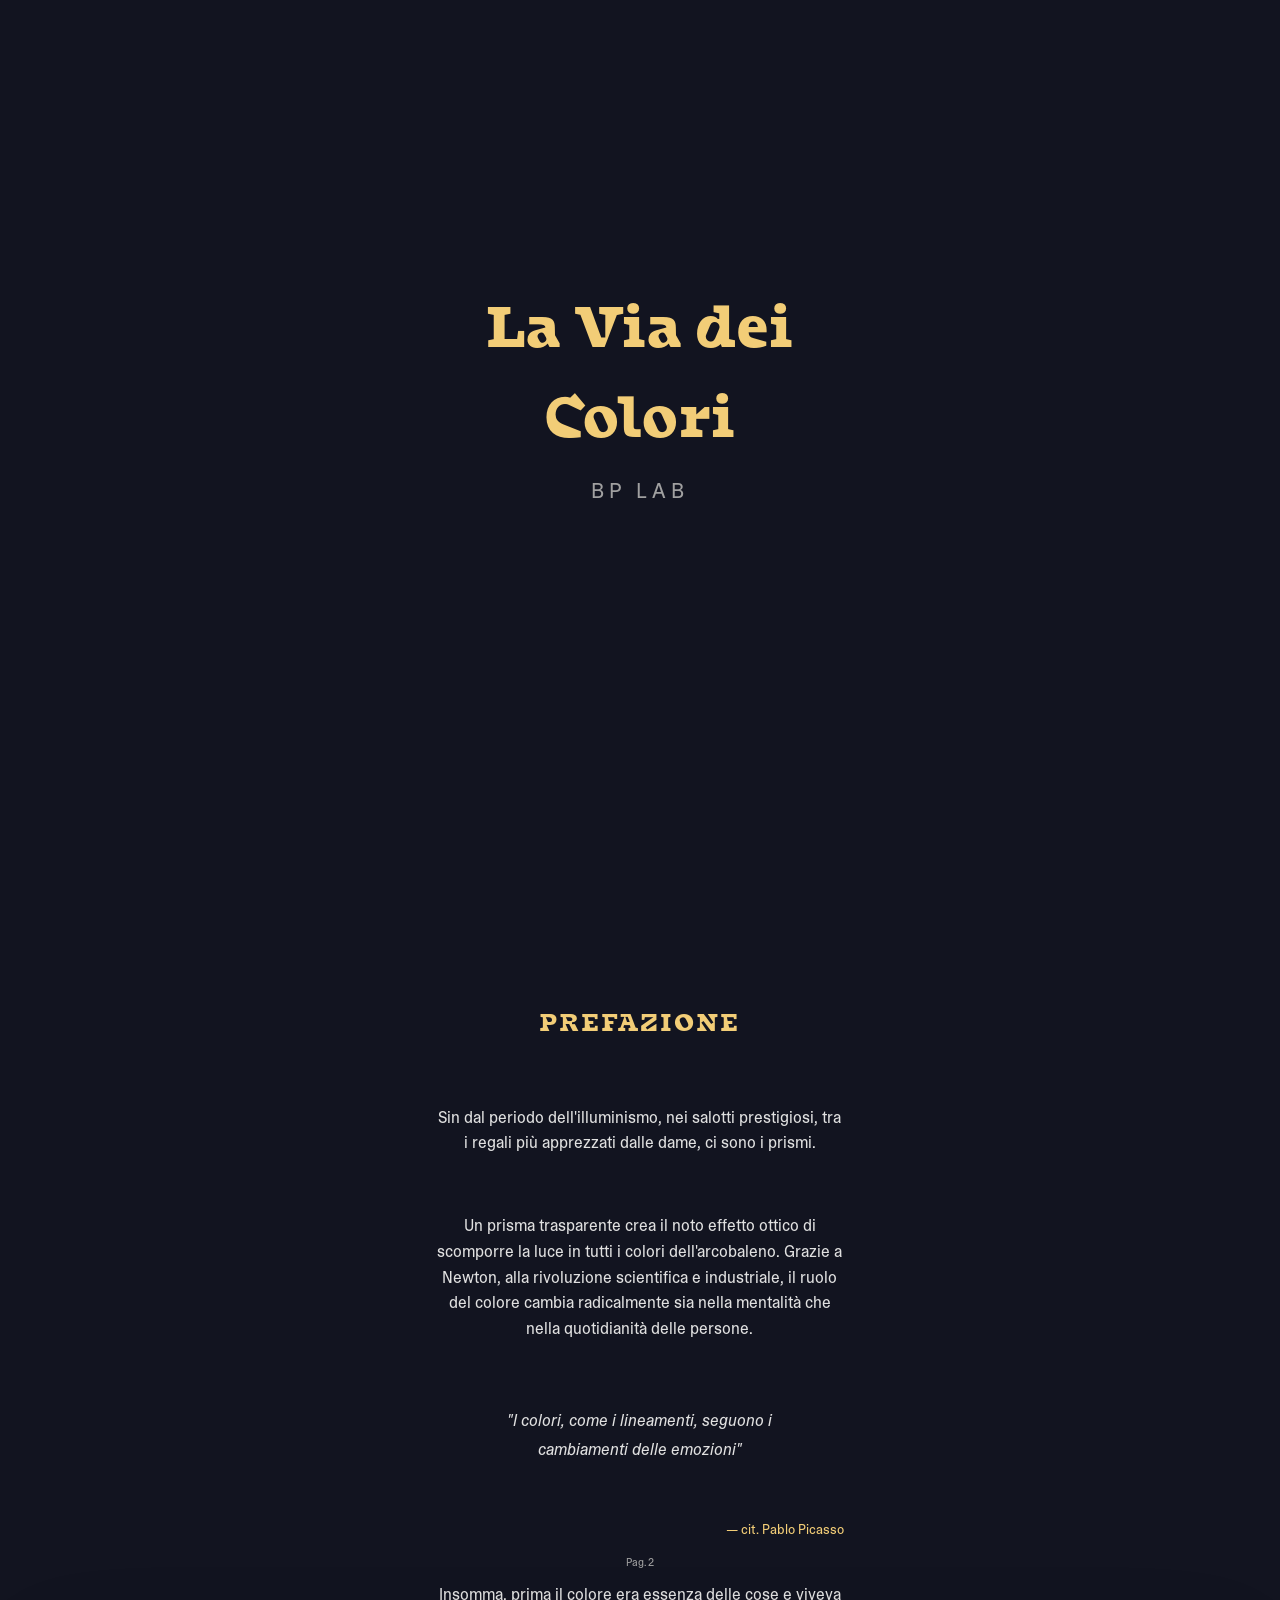
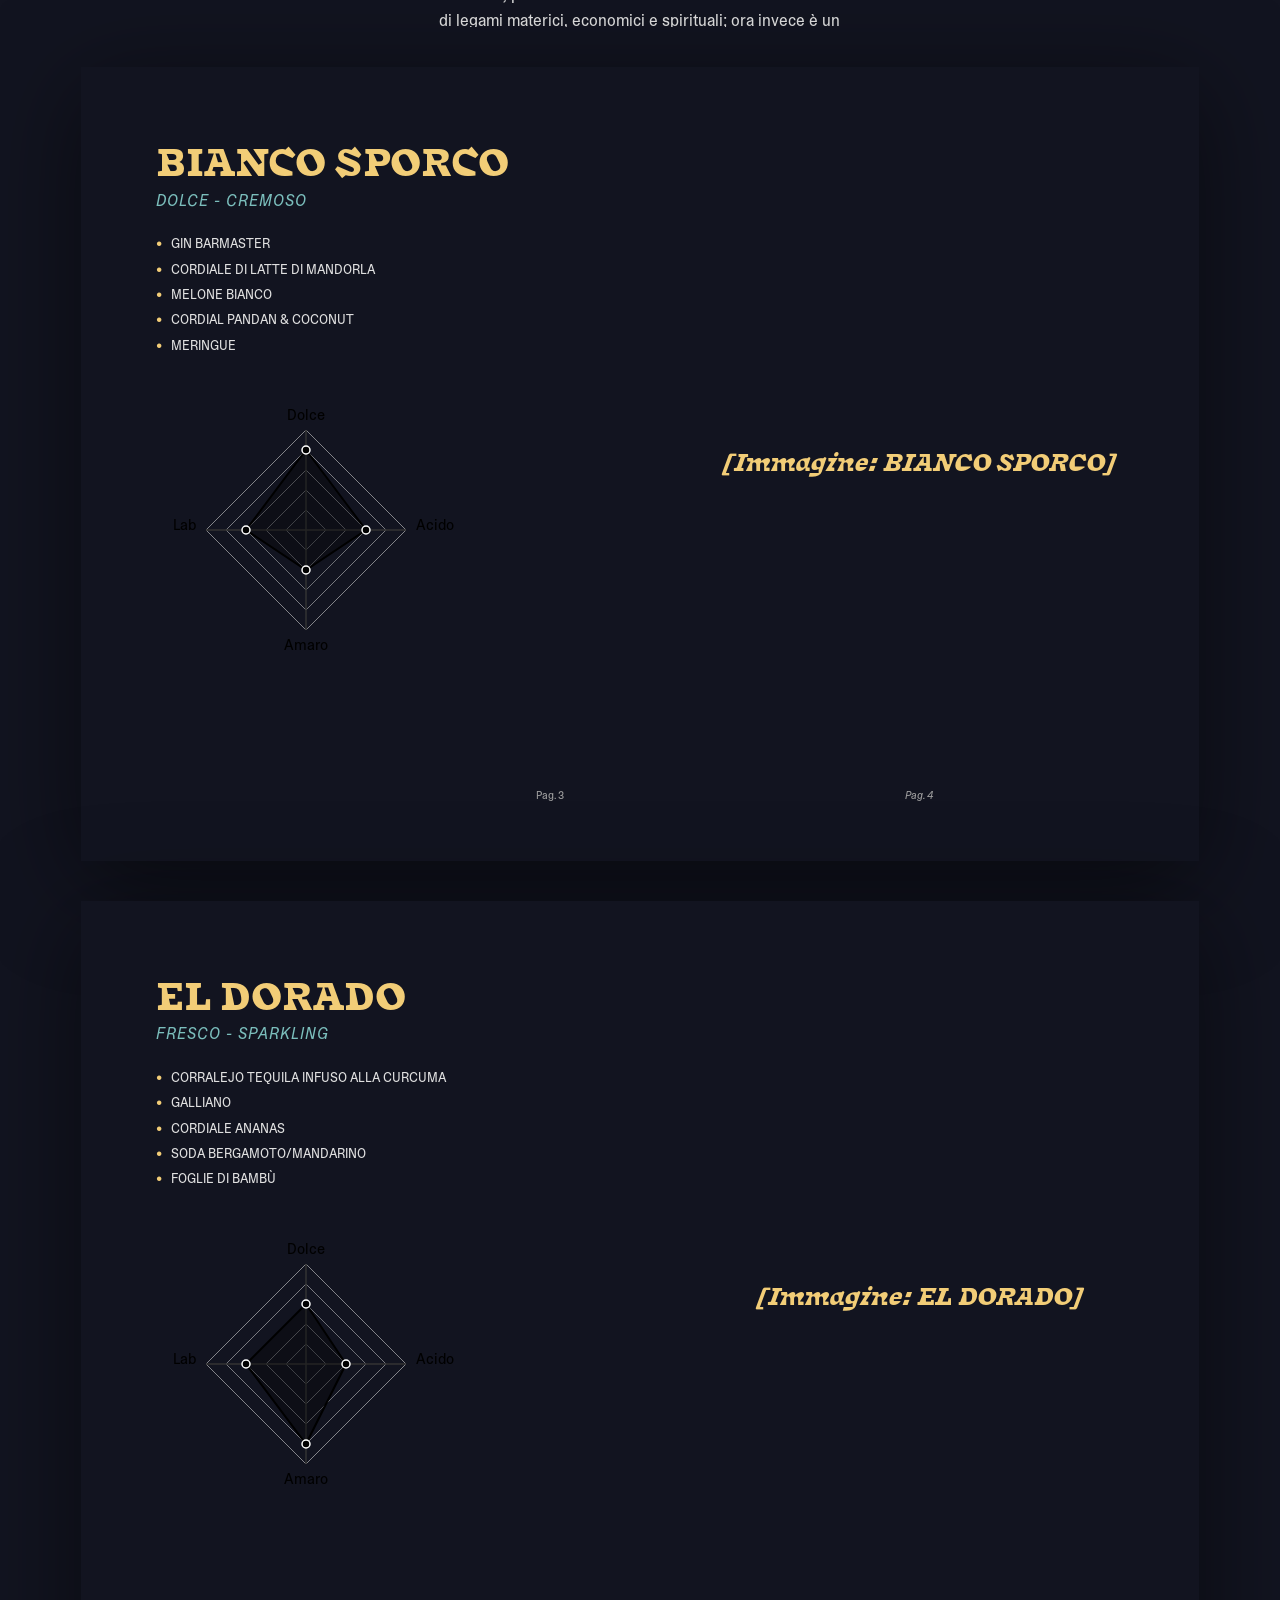
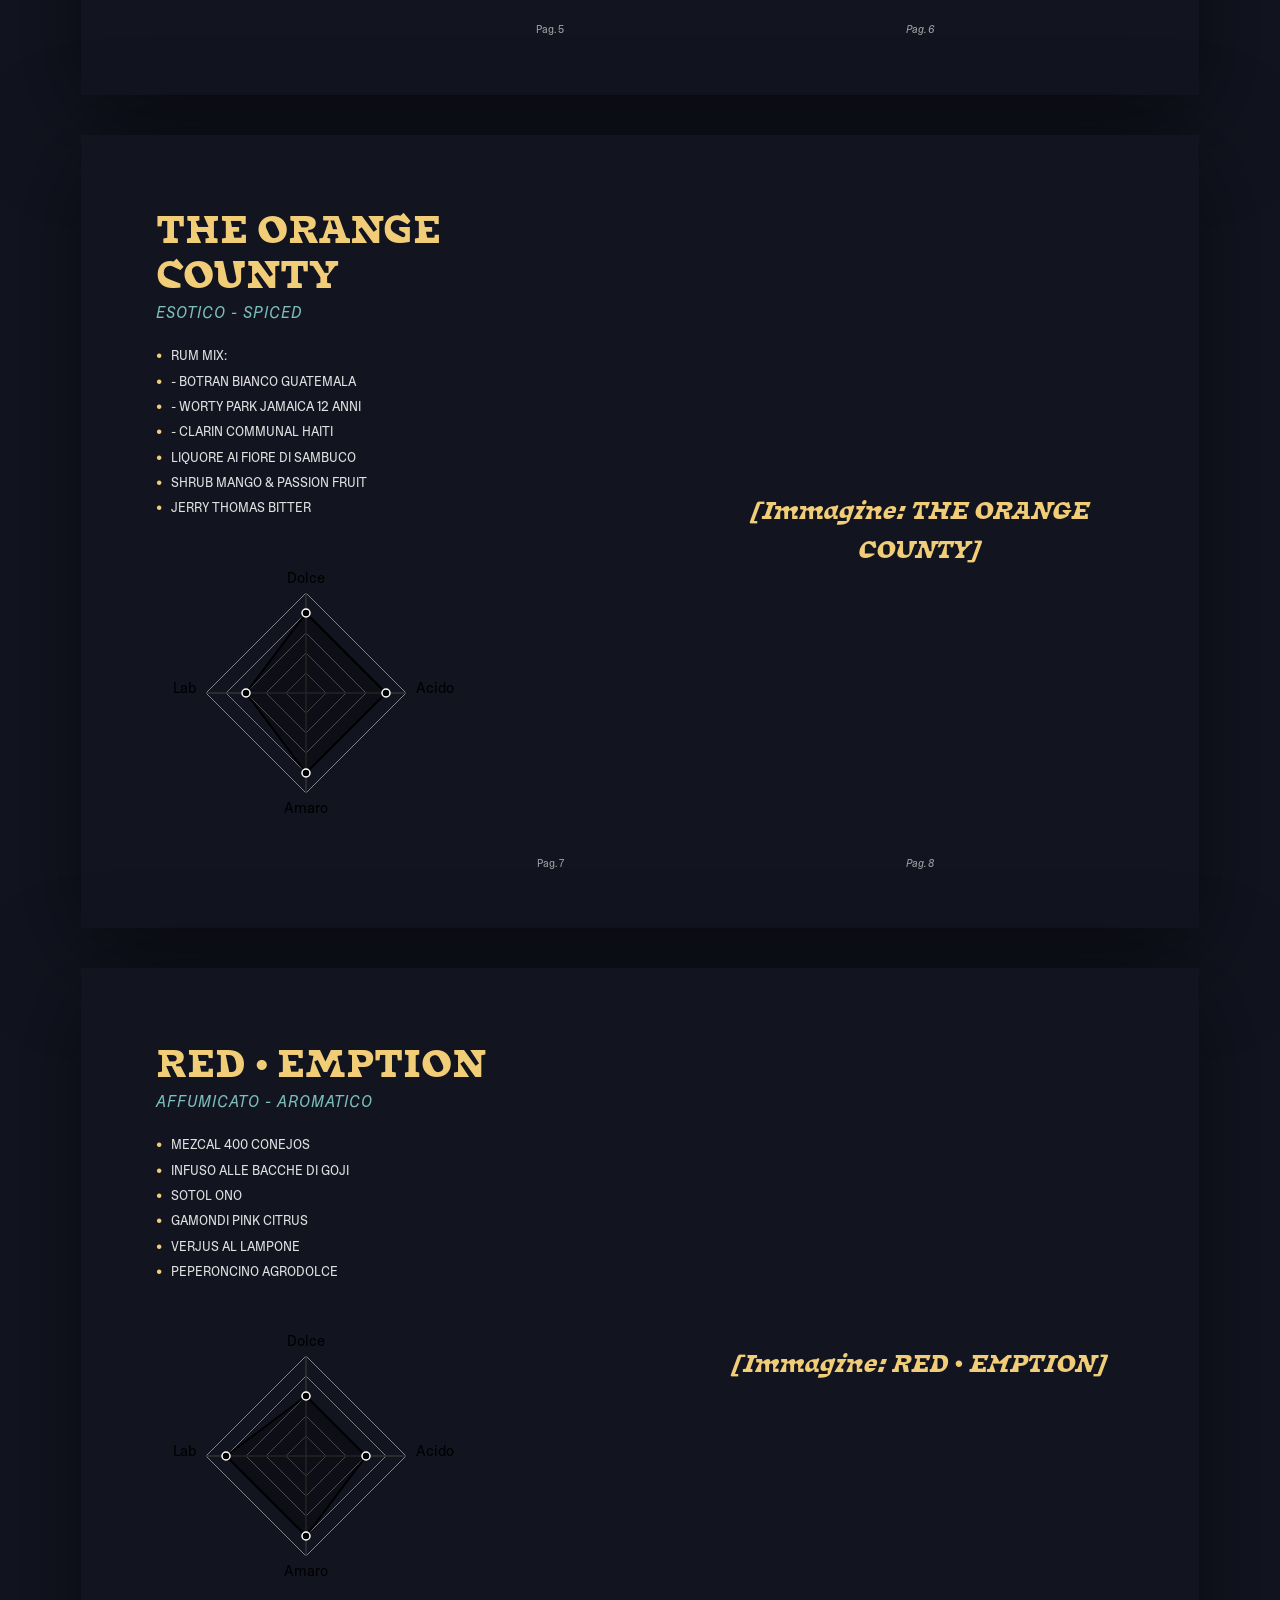
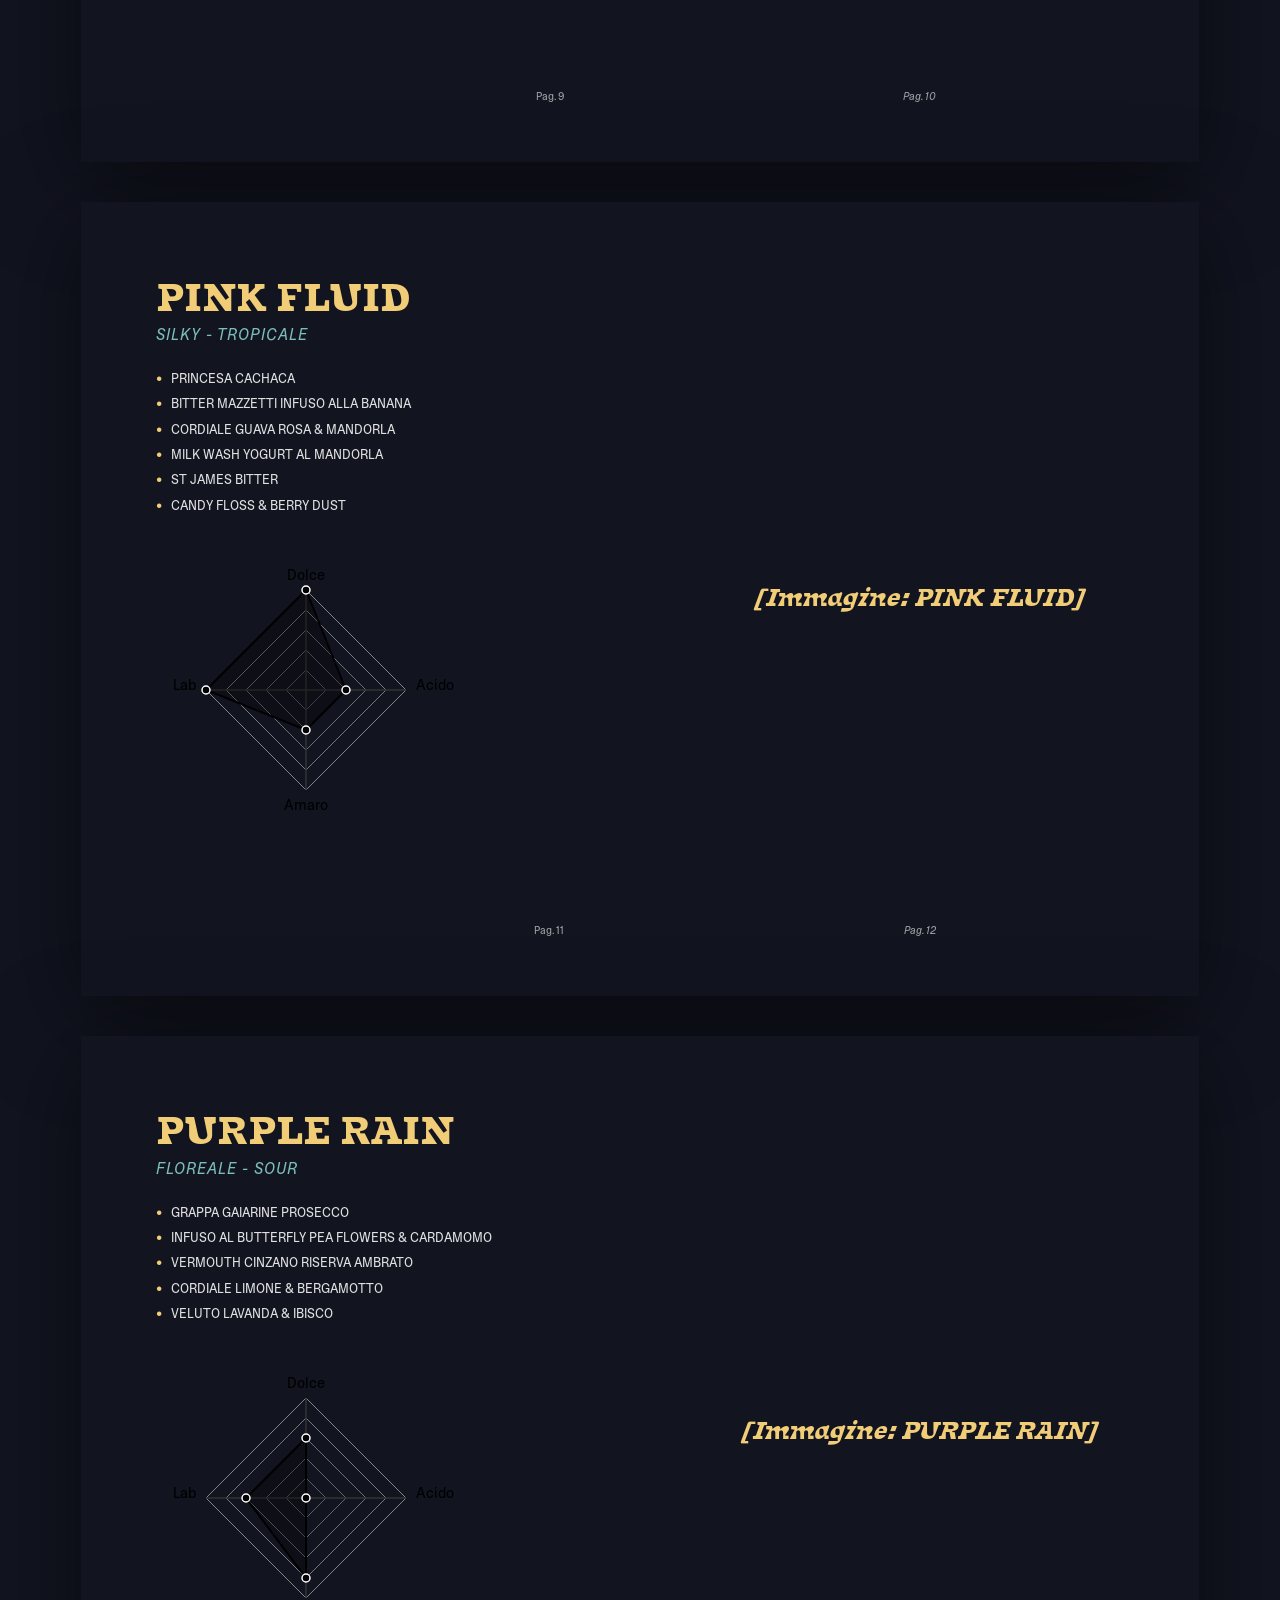
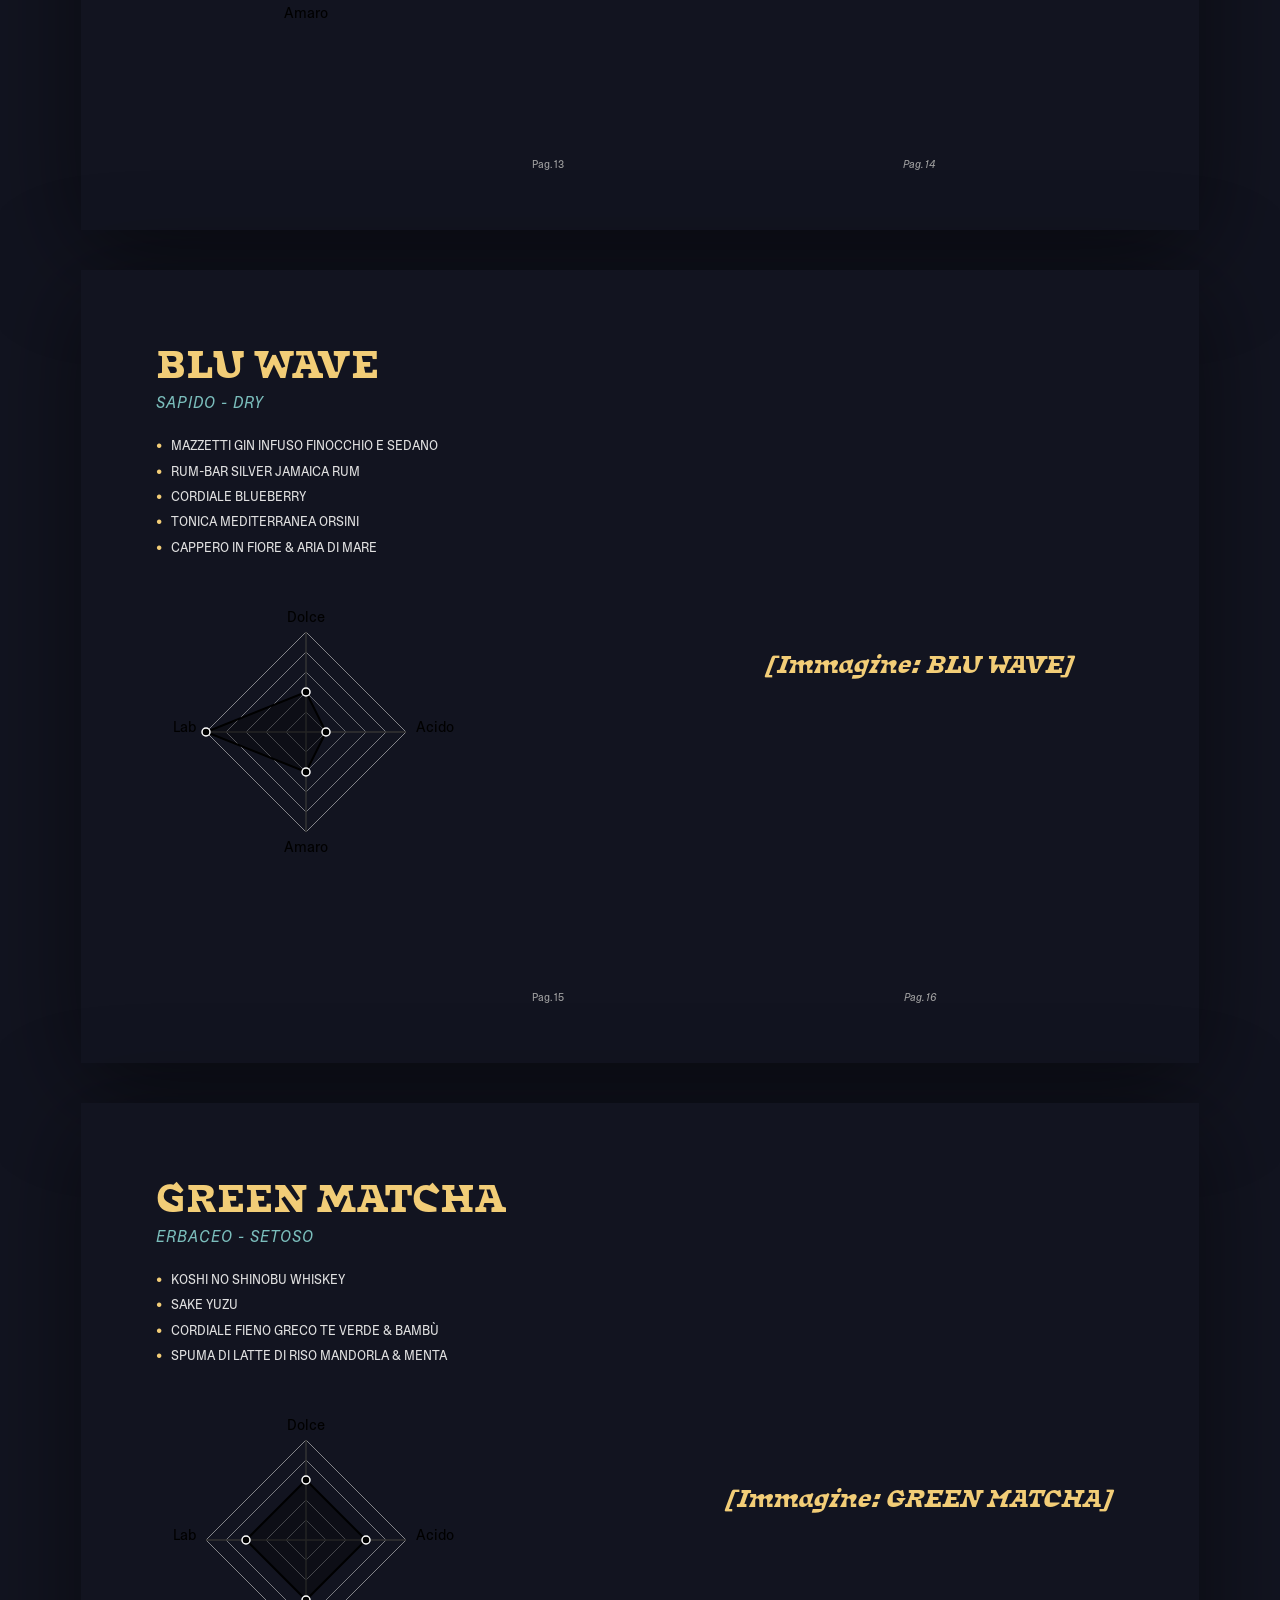
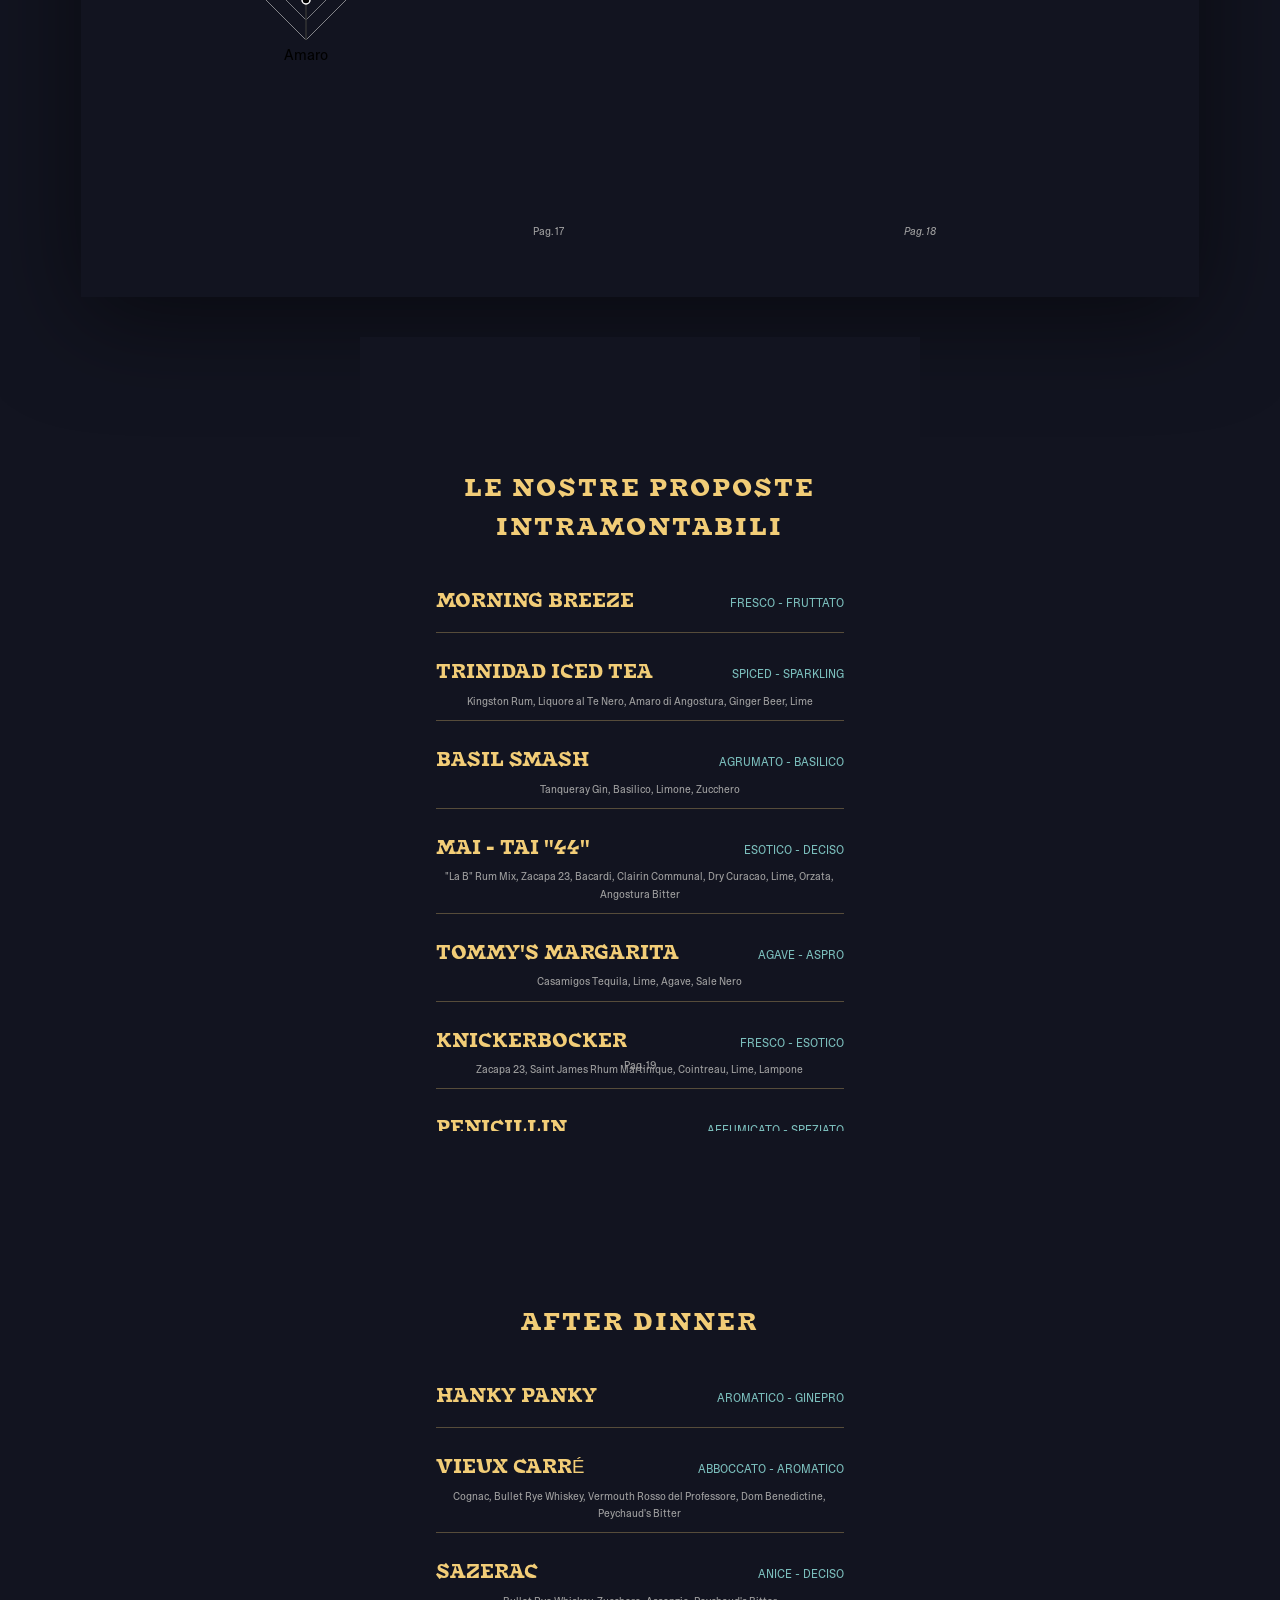
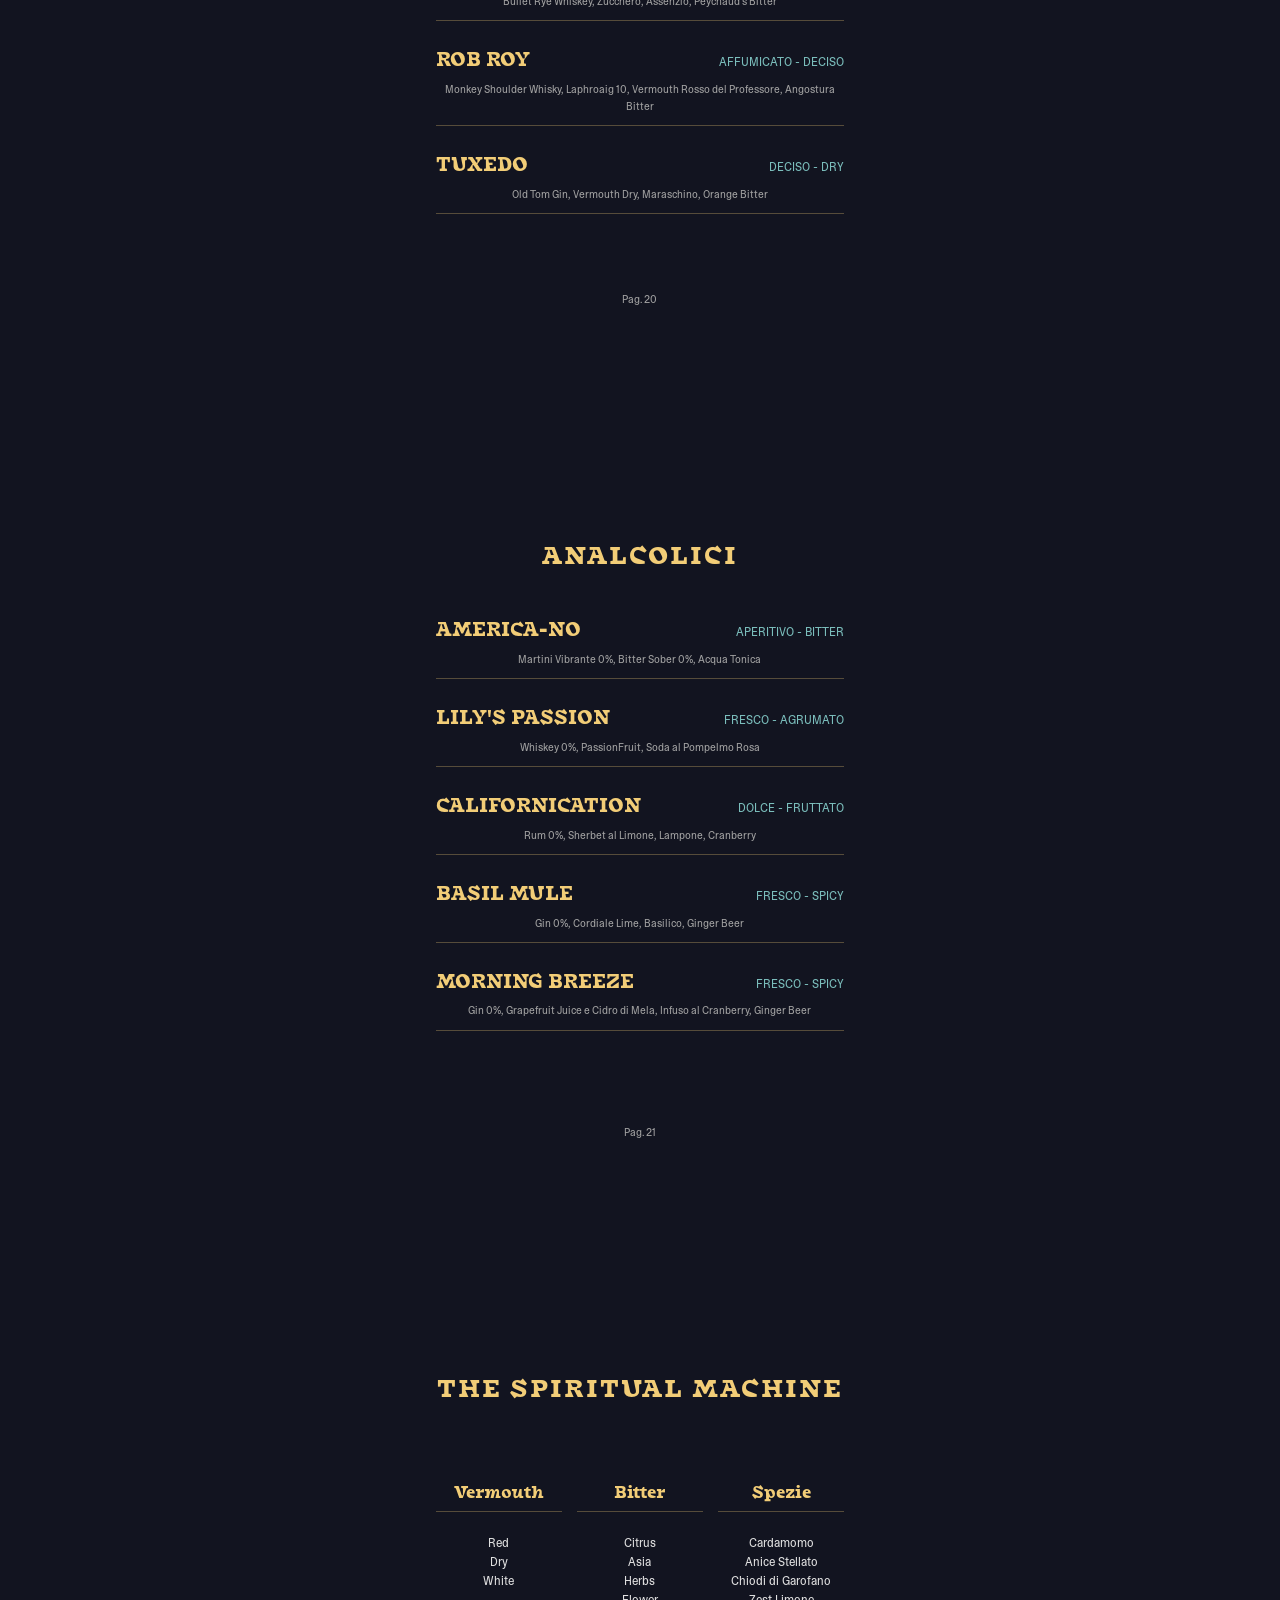
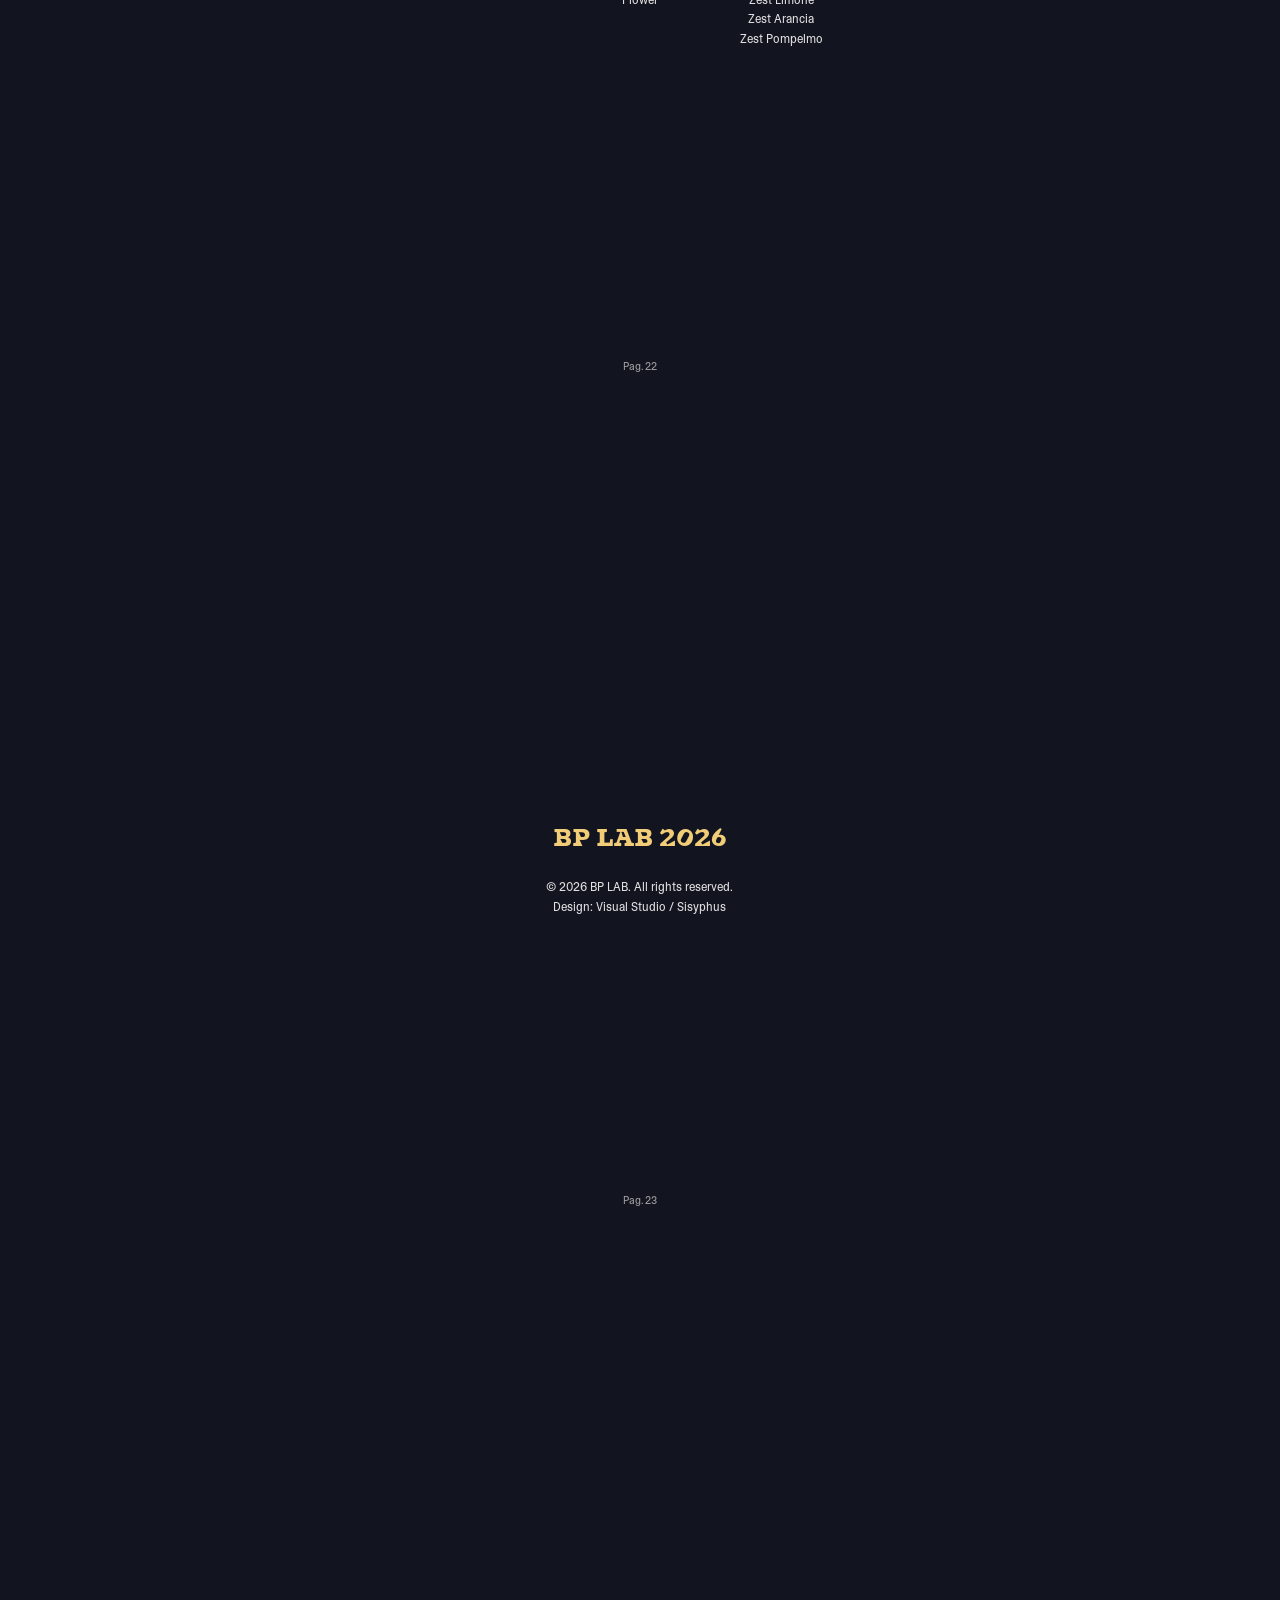
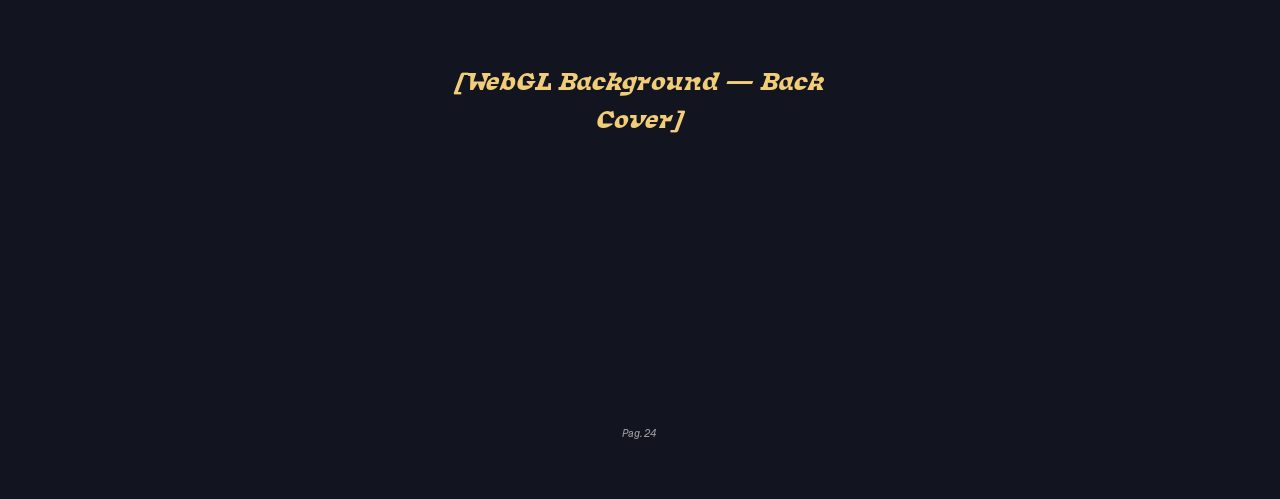
<file: app/index.html>
<!DOCTYPE html>
<html lang="it">
<head>
    <meta charset="UTF-8">
    <meta name="viewport" content="width=device-width, initial-scale=1.0">
    <title>BP LAB 2026 - A5 Menu</title>
    <link rel="stylesheet" href="css/typography.css">
    <link rel="stylesheet" href="css/screen.css">
    <link rel="stylesheet" href="css/print.css">
</head>
<body>
    <div class="menu-container" id="menuApp">
        <!-- Pages will be injected by main.js -->
    </div>

    <!-- Load Modules -->
    <script src="js/chart-generator.js"></script>
    <script src="js/main.js"></script>
</body>
</html>
</file>
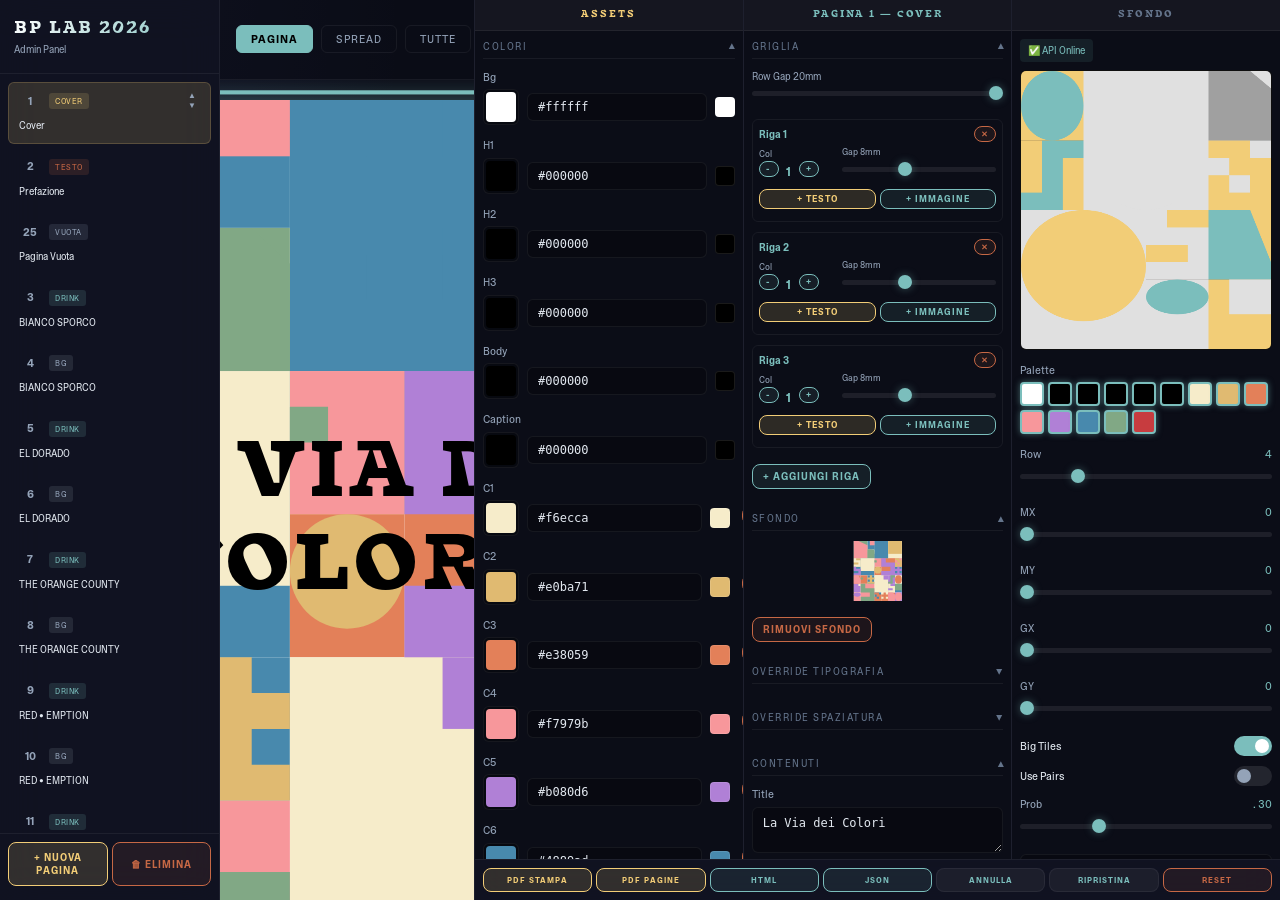
<file: app/admin.html>
<!DOCTYPE html>
<html lang="it">
<head>
  <meta charset="UTF-8">
  <meta name="viewport" content="width=device-width, initial-scale=1.0">
  <title>BP LAB 2026 — Admin Panel</title>
  <link rel="stylesheet" href="css/typography.css">
  <link rel="stylesheet" href="css/admin.css">
  <link rel="stylesheet" href="css/screen.css">
  <link rel="stylesheet" href="css/print.css">
</head>
<body>
  <div class="admin-layout">

    <nav class="admin-nav">
      <div class="admin-nav-header">
        <h1>BP LAB 2026</h1>
        <span>Admin Panel</span>
      </div>
      <div class="admin-nav-list" id="pageNavList"></div>
      <div class="admin-nav-footer">
        <button class="admin-btn gold" id="btnAddBlank">+ Nuova Pagina</button>
        <button class="admin-btn danger" id="btnDeletePage">🗑 Elimina</button>
      </div>
    </nav>

    <main class="admin-preview">
      <div class="admin-preview-toolbar">
        <button class="preview-mode-btn active" data-mode="single">Pagina</button>
        <button class="preview-mode-btn" data-mode="spread">Spread</button>
        <button class="preview-mode-btn" data-mode="all">Tutte</button>
        <span style="flex:1;"></span>
        <input type="range" class="zoom-slider" id="ctrlZoom" min="10" max="200" value="100">
        <span style="font-size:10px;color:var(--admin-text-muted);min-width:32px;" id="valZoom">100%</span>
        <span id="pageIndicator">Pag. 1 / 24</span>
      </div>
      <div id="previewContainer"></div>
    </main>

    <aside class="admin-controls">

      <div class="panels-row">

        <div class="panel-col">
          <div class="panel-col-header">ASSETS</div>
          <div class="panel-col-body">
            <details class="pane-section" open>
              <summary class="pane-section-title">Colori</summary>
              <div class="field"><label>Bg</label><div class="color-picker-row"><input type="color" id="colBg" value="#121420"><input class="hex-input" id="hexBg" value="#121420"><span class="swatch" style="background:#121420;"></span></div></div>
              <div class="field"><label>H1</label><div class="color-picker-row"><input type="color" id="colH1" value="#F2CD77"><input class="hex-input" id="hexH1" value="#F2CD77"><span class="swatch" style="background:#F2CD77;"></span></div></div>
              <div class="field"><label>H2</label><div class="color-picker-row"><input type="color" id="colH2" value="#7BBEBC"><input class="hex-input" id="hexH2" value="#7BBEBC"><span class="swatch" style="background:#7BBEBC;"></span></div></div>
              <div class="field"><label>H3</label><div class="color-picker-row"><input type="color" id="colH3" value="#e0e0e0"><input class="hex-input" id="hexH3" value="#e0e0e0"><span class="swatch" style="background:#e0e0e0;"></span></div></div>
              <div class="field"><label>Body</label><div class="color-picker-row"><input type="color" id="colBody" value="#e0e0e0"><input class="hex-input" id="hexBody" value="#e0e0e0"><span class="swatch" style="background:#e0e0e0;"></span></div></div>
              <div class="field"><label>Caption</label><div class="color-picker-row"><input type="color" id="colCaption" value="#a0a0a0"><input class="hex-input" id="hexCaption" value="#a0a0a0"><span class="swatch" style="background:#a0a0a0;"></span></div></div>
              <div id="extraColorsContainer"></div>
              <button class="admin-btn small" id="btnAddExtraColor" style="font-size:10px;margin-top:6px;">+ Aggiungi Colore</button>
            </details>
            <details class="pane-section" open>
              <summary class="pane-section-title">Tipografia</summary>
              <div class="field"><label>H1 <span class="val" id="valH1">28</span>pt</label><input type="range" id="ctrlH1" min="12" max="72" step="1" value="28"></div>
              <div class="field"><label>H2 <span class="val" id="valH2">18</span>pt</label><input type="range" id="ctrlH2" min="10" max="48" step="1" value="18"></div>
              <div class="field"><label>H3 <span class="val" id="valH3">14</span>pt</label><input type="range" id="ctrlH3" min="8" max="32" step="1" value="14"></div>
              <div class="field"><label>Body <span class="val" id="valBody">10</span>pt</label><input type="range" id="ctrlBody" min="6" max="18" step="1" value="10"></div>
              <div class="field"><label>Caption <span class="val" id="valCaption">8</span>pt</label><input type="range" id="ctrlCaption" min="5" max="14" step="1" value="8"></div>
            </details>
            <details class="pane-section" open>
              <summary class="pane-section-title">Spaziatura</summary>
              <div class="field"><label>Pad Top <span class="val" id="valPadTop">20</span>mm</label><input type="range" id="ctrlPadTop" min="5" max="80" step="1" value="20"></div>
              <div class="field"><label>Pad Right <span class="val" id="valPadRight">20</span>mm</label><input type="range" id="ctrlPadRight" min="5" max="80" step="1" value="20"></div>
              <div class="field"><label>Pad Bottom <span class="val" id="valPadBottom">20</span>mm</label><input type="range" id="ctrlPadBottom" min="5" max="80" step="1" value="20"></div>
              <div class="field"><label>Pad Left <span class="val" id="valPadLeft">20</span>mm</label><input type="range" id="ctrlPadLeft" min="5" max="80" step="1" value="20"></div>
              <div class="field"><label>Block Gap <span class="val" id="valBlockGap">4</span>mm</label><input type="range" id="ctrlBlockGap" min="0" max="20" step="1" value="4"></div>
              <div class="field"><label>Line Height <span class="val" id="valLineHeight">1.6</span></label><input type="range" id="ctrlLineHeight" min="1" max="3" step="0.1" value="1.6"></div>
            </details>
            <details class="pane-section" open>
              <summary class="pane-section-title">Stampa</summary>
              <div class="field"><label>Bleed <span class="val" id="valBleed">3</span>mm</label><input type="range" id="ctrlBleed" min="0" max="10" step="1" value="3"></div>
              <div class="toggle-wrapper"><label>Crop</label><label class="toggle"><input type="checkbox" id="ctrlCropMarks"><span class="slider-switch"></span></label></div>
              <div style="display:flex;gap:8px;margin-top:4px;">
                <div style="flex:1;"><label style="font-size:10px;">W <span class="val" id="valPageW">148</span>mm</label><input type="number" id="ctrlPageW" min="50" max="500" step="1" value="148" style="width:100%;padding:4px;background:rgba(0,0,0,0.2);border:1px solid var(--admin-border);color:var(--admin-text);border-radius:4px;font-size:11px;"></div>
                <div style="flex:1;"><label style="font-size:10px;">H <span class="val" id="valPageH">185</span>mm</label><input type="number" id="ctrlPageH" min="50" max="500" step="1" value="185" style="width:100%;padding:4px;background:rgba(0,0,0,0.2);border:1px solid var(--admin-border);color:var(--admin-text);border-radius:4px;font-size:11px;"></div>
              </div>
            </details>
          </div>
        </div>

        <div class="panel-col">
          <div class="panel-col-header" id="panelPageHeader">PAGINA 1 — Cover</div>
          <div class="panel-col-body" id="pageControls"></div>
        </div>

        <div class="panel-col">
          <div class="panel-col-header">SFONDO</div>
          <div class="panel-col-body">
            <div id="webglStatus" class="status-badge offline">&#x23F3; Checking...</div>
            <div class="webgl-mini-wrap"><canvas id="webglCanvas"></canvas></div>
            <div class="field"><label>Palette</label><div class="color-swatch-grid" id="webglPaletteSwatches"></div></div>
            <div class="field"><label>Row <span class="val" id="valWebglPerRow">4</span></label><input type="range" id="webglPerRow" min="1" max="15" step="1" value="4"></div>
            <div class="field"><label>MX <span class="val" id="valWebglMarginX">0</span></label><input type="range" id="webglMarginX" min="0" max="200" step="1" value="0"></div>
            <div class="field"><label>MY <span class="val" id="valWebglMarginY">0</span></label><input type="range" id="webglMarginY" min="0" max="200" step="1" value="0"></div>
            <div class="field"><label>GX <span class="val" id="valWebglGapX">0</span></label><input type="range" id="webglGapX" min="0" max="100" step="1" value="0"></div>
            <div class="field"><label>GY <span class="val" id="valWebglGapY">0</span></label><input type="range" id="webglGapY" min="0" max="100" step="1" value="0"></div>
            <div class="toggle-wrapper"><label>Big Tiles</label><label class="toggle"><input type="checkbox" id="webglBigTiles" checked><span class="slider-switch"></span></label></div>
<div class="toggle-wrapper"><label>Use Pairs</label><label class="toggle"><input type="checkbox" id="webglUsePairs"><span class="slider-switch"></span></label></div>
            <div class="field"><label>Prob <span class="val" id="valWebglBigTileProb">.30</span></label><input type="range" id="webglBigTileProb" min="0" max="1" step="0.05" value="0.30"></div>
            <select class="admin-select" id="webglBigTileMode" style="margin-bottom:6px;"><option value="auto">Auto</option><option value="2x1">2&times;1</option><option value="1x2">1&times;2</option><option value="2x2" selected>2&times;2</option></select>
            <div style="display:flex;gap:4px;">
              <button class="admin-btn primary" id="btnWebglGenerate" style="flex:1;font-size:9px;">GENERA</button>
              <button class="admin-btn gold" id="btnWebglApply" style="flex:1;font-size:9px;">APPLICA</button>
            </div>
            <div id="webglBgGrid" class="bg-thumb-grid"></div>
          </div>
        </div>

      </div>

      <div class="export-row">
        <button class="admin-btn gold" id="btnExportPDF">PDF STAMPA</button>
        <button class="admin-btn gold" id="btnExportPDFPages">PDF PAGINE</button>
        <button class="admin-btn" id="btnExportHTML">HTML</button>
        <button class="admin-btn" id="btnExportJSON">JSON</button>
        <button class="admin-btn" id="btnUndo" style="background:rgba(255,255,255,0.05);border-color:var(--admin-border);" title="Annulla (Cmd+Z)">Annulla</button>
        <button class="admin-btn" id="btnRedo" style="background:rgba(255,255,255,0.05);border-color:var(--admin-border);" title="Ripristina (Cmd+Shift+Z)">Ripristina</button>
        <button class="admin-btn danger" id="btnResetDefault">Reset</button>
      </div>

    </aside>

  </div>

  <div class="toast" id="toast"></div>

  <script src="js/chart-generator.js?v=6"></script>
  <script src="js/admin-state.js?v=6"></script>
  <script src="js/admin-preview.js?v=6"></script>
  <script src="js/admin-webgl.js?v=6"></script>
  <script src="js/admin.js?v=6"></script>
</body>
</html>
</file>
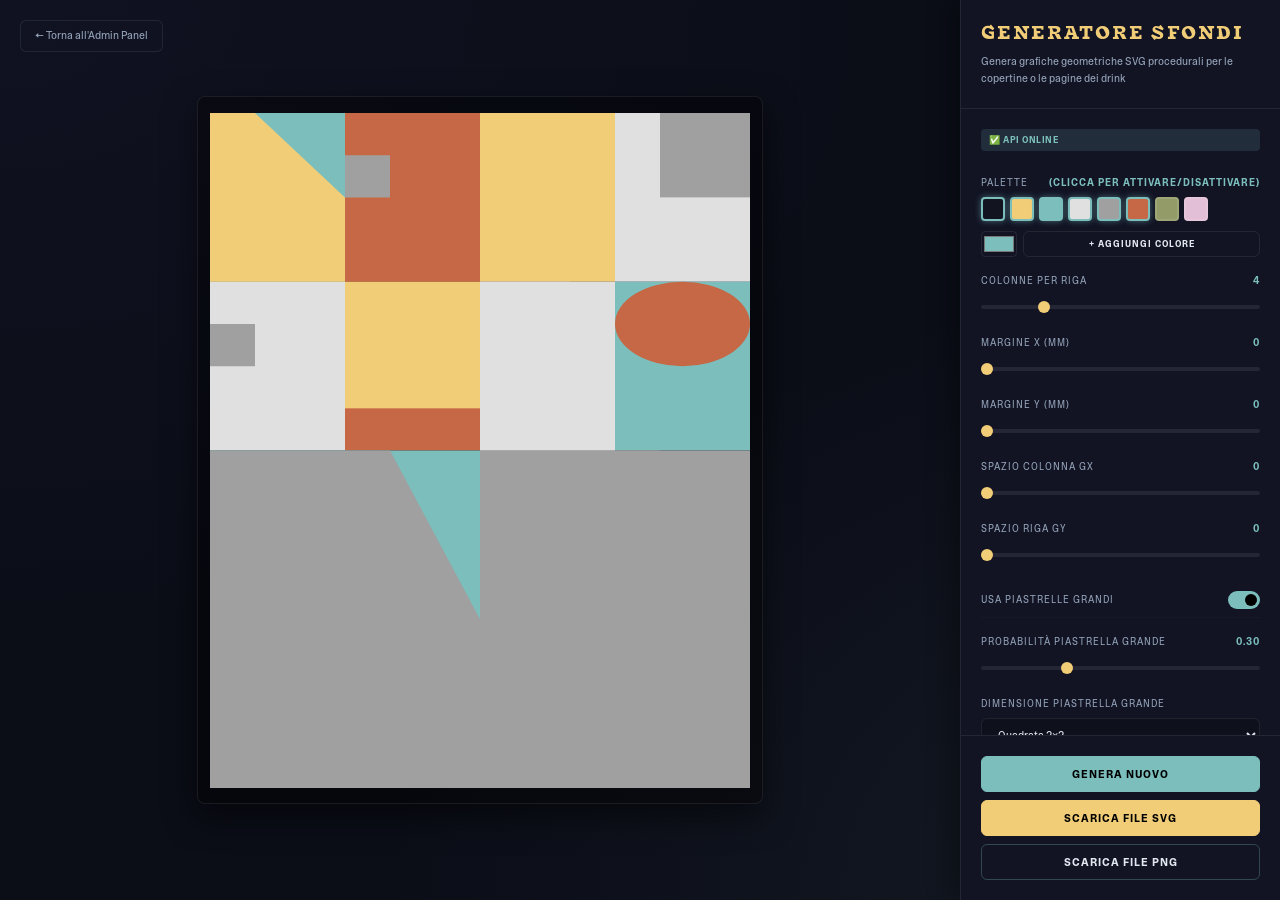
<file: app/generator-sfondi.html>
<!DOCTYPE html>
<html lang="it">
<head>
  <meta charset="UTF-8">
  <meta name="viewport" content="width=device-width, initial-scale=1.0">
  <title>BP LAB 2026 - Generatore Sfondi WebGL</title>
  <link rel="stylesheet" href="css/typography.css">
  <style>
    :root {
      --admin-bg: #0b0d17;
      --admin-surface: #121424;
      --admin-border: rgba(255, 255, 255, 0.08);
      --admin-border-accent: rgba(123, 190, 188, 0.3);
      --admin-accent: #7bbebc;
      --admin-gold: #f2cd77;
      --admin-text: #e2e8f0;
      --admin-text-muted: #94a3b8;
      --admin-font: 'ABC Camera', sans-serif;
      --admin-transition: 0.2s cubic-bezier(0.4, 0, 0.2, 1);
    }

    * {
      box-sizing: border-box;
      margin: 0;
      padding: 0;
    }

    body {
      background-color: var(--admin-bg);
      color: var(--admin-text);
      font-family: var(--admin-font);
      display: flex;
      height: 100vh;
      overflow: hidden;
      background: radial-gradient(at 0% 0%, rgba(76, 77, 155, 0.08) 0px, transparent 50%),
                  radial-gradient(at 100% 100%, rgba(123, 190, 188, 0.08) 0px, transparent 50%),
                  #0b0d17;
    }

    /* Main Area: Preview Canvas */
    main {
      flex: 1;
      display: flex;
      flex-direction: column;
      align-items: center;
      justify-content: center;
      padding: 24px;
      position: relative;
    }

    .canvas-container {
      background: rgba(0, 0, 0, 0.4);
      border: 1px solid var(--admin-border);
      border-radius: 8px;
      padding: 12px;
      box-shadow: 0 12px 32px rgba(0,0,0,0.5);
      max-height: 80vh;
      aspect-ratio: 540/675;
      display: flex;
      align-items: center;
      justify-content: center;
    }

    canvas {
      max-width: 100%;
      max-height: 100%;
      height: auto;
      object-fit: contain;
    }

    /* Sidebar Controls */
    aside {
      width: 320px;
      background: var(--admin-surface);
      border-left: 1px solid var(--admin-border);
      display: flex;
      flex-direction: column;
      flex-shrink: 0;
      box-shadow: -8px 0 24px rgba(0,0,0,0.3);
    }

    header {
      padding: 20px;
      border-bottom: 1px solid var(--admin-border);
    }

    header h1 {
      font-family: 'Tuaf', sans-serif;
      font-size: 18px;
      color: var(--admin-gold);
      letter-spacing: 2px;
      text-transform: uppercase;
    }

    header p {
      font-size: 11px;
      color: var(--admin-text-muted);
      margin-top: 4px;
    }

    .controls-body {
      flex: 1;
      overflow-y: auto;
      padding: 20px;
      display: flex;
      flex-direction: column;
      gap: 16px;
    }

    .field {
      display: flex;
      flex-direction: column;
      gap: 6px;
    }

    .field label {
      font-size: 10px;
      text-transform: uppercase;
      letter-spacing: 1px;
      color: var(--admin-text-muted);
      display: flex;
      justify-content: space-between;
    }

    .field label .val {
      color: var(--admin-accent);
      font-weight: 700;
    }

    /* Sliders and Range inputs */
    input[type="range"] {
      -webkit-appearance: none;
      background: transparent;
      width: 100%;
      height: 24px;
    }
    input[type="range"]:focus { outline: none; }
    input[type="range"]::-webkit-slider-runnable-track {
      width: 100%;
      height: 4px;
      background: rgba(255,255,255,0.08);
      border-radius: 10px;
    }
    input[type="range"]::-webkit-slider-thumb {
      height: 12px;
      width: 12px;
      border-radius: 50%;
      background: var(--admin-gold);
      cursor: pointer;
      -webkit-appearance: none;
      margin-top: -4px;
      transition: transform 0.1s;
    }
    input[type="range"]::-webkit-slider-thumb:hover {
      transform: scale(1.2);
    }

    /* Toggle switches */
    .toggle-wrapper {
      display: flex;
      justify-content: space-between;
      align-items: center;
      padding: 8px 0;
      border-bottom: 1px solid rgba(255,255,255,0.02);
    }
    .toggle-wrapper label {
      font-size: 10px;
      text-transform: uppercase;
      letter-spacing: 1px;
      color: var(--admin-text-muted);
    }

    .toggle {
      position: relative;
      display: inline-block;
      width: 32px;
      height: 18px;
    }
    .toggle input { opacity: 0; width: 0; height: 0; }
    .slider-switch {
      position: absolute;
      cursor: pointer;
      top: 0; left: 0; right: 0; bottom: 0;
      background-color: rgba(255,255,255,0.1);
      transition: .2s;
      border-radius: 18px;
    }
    .slider-switch:before {
      position: absolute;
      content: "";
      height: 12px; width: 12px;
      left: 3px; bottom: 3px;
      background-color: var(--admin-text);
      transition: .2s;
      border-radius: 50%;
    }
    input:checked + .slider-switch {
      background-color: var(--admin-accent);
    }
    input:checked + .slider-switch:before {
      transform: translateX(14px);
      background-color: #000;
    }

    /* Select element */
    .admin-select {
      width: 100%;
      padding: 8px 12px;
      background: rgba(0, 0, 0, 0.2);
      border: 1px solid var(--admin-border);
      border-radius: 6px;
      color: var(--admin-text);
      font-size: 11px;
      font-family: inherit;
      outline: none;
      transition: border-color 0.15s;
    }
    .admin-select:focus {
      border-color: var(--admin-accent);
    }

    /* Swatches */
    .color-swatch-grid {
      display: flex;
      flex-wrap: wrap;
      gap: 5px;
    }
    .color-swatch {
      width: 24px;
      height: 24px;
      border-radius: 4px;
      border: 2px solid rgba(255,255,255,0.1);
      cursor: pointer;
      transition: all 0.15s ease;
      flex-shrink: 0;
    }
    .color-swatch:hover {
      transform: scale(1.15);
      border-color: rgba(255,255,255,0.3);
    }
    .color-swatch.active {
      border-color: var(--admin-accent);
      box-shadow: 0 0 6px rgba(123, 190, 188, 0.5);
    }

    /* Buttons */
    .btn-row {
      display: flex;
      flex-direction: column;
      gap: 8px;
      padding: 20px;
      border-top: 1px solid var(--admin-border);
    }

    .admin-btn {
      width: 100%;
      padding: 10px 16px;
      background: transparent;
      border: 1px solid var(--admin-border);
      border-radius: 6px;
      color: var(--admin-text);
      font-family: inherit;
      font-size: 11px;
      text-transform: uppercase;
      font-weight: 700;
      letter-spacing: 1px;
      cursor: pointer;
      transition: all var(--admin-transition);
      display: flex;
      align-items: center;
      justify-content: center;
      gap: 6px;
    }

    .admin-btn:hover {
      border-color: var(--admin-border-accent);
      background: rgba(255, 255, 255, 0.02);
    }

    .admin-btn.primary {
      background: var(--admin-accent);
      border-color: var(--admin-accent);
      color: #000;
    }
    .admin-btn.primary:hover {
      background: #89cfcd;
    }

    .admin-btn.gold {
      background: var(--admin-gold);
      border-color: var(--admin-gold);
      color: #000;
    }
    .admin-btn.gold:hover {
      background: #f4d48d;
    }

    .status-badge {
      display: inline-block;
      padding: 4px 8px;
      border-radius: 4px;
      font-size: 9px;
      font-weight: 700;
      letter-spacing: 0.5px;
      text-transform: uppercase;
      margin-bottom: 8px;
    }
    .status-badge.online {
      background: rgba(123, 190, 188, 0.15);
      color: var(--admin-accent);
    }
    .status-badge.offline {
      background: rgba(239, 68, 68, 0.15);
      color: #ef4444;
    }
    
    .back-btn {
      position: absolute;
      top: 20px;
      left: 20px;
      background: rgba(18, 20, 36, 0.6);
      border: 1px solid var(--admin-border);
      padding: 6px 14px;
      border-radius: 6px;
      color: var(--admin-text-muted);
      text-decoration: none;
      font-size: 11px;
      display: flex;
      align-items: center;
      gap: 6px;
      transition: all 0.15s;
    }
    .back-btn:hover {
      color: var(--admin-text);
      border-color: var(--admin-border-accent);
      background: rgba(18, 20, 36, 0.9);
    }
  </style>
</head>
<body>

  <main>
    <a href="admin.html" class="back-btn">&larr; Torna all'Admin Panel</a>
    <div class="canvas-container">
      <canvas id="webglCanvas"></canvas>
    </div>
  </main>

  <aside>
    <header>
      <h1>Generatore Sfondi</h1>
      <p>Genera grafiche geometriche SVG procedurali per le copertine o le pagine dei drink</p>
    </header>

    <div class="controls-body">
      <div id="webglStatus" class="status-badge offline">&#x23F3; Checking...</div>

      <div class="field">
        <label>Palette <span class="val">(Clicca per attivare/disattivare)</span></label>
        <div class="color-swatch-grid" id="webglPaletteSwatches"></div>
      </div>

      <div class="field" style="margin-top: -6px;">
        <div style="display:flex;gap:6px;align-items:center;">
          <input type="color" id="addPaletteColorPicker" value="#7bbebc" style="border:1px solid var(--admin-border);background:transparent;border-radius:4px;width:36px;height:26px;cursor:pointer;padding:0;">
          <button class="admin-btn" id="btnAddPaletteColor" style="padding:4px 8px;font-size:9px;width:auto;flex:1;height:26px;">+ Aggiungi Colore</button>
        </div>
      </div>

      <div class="field">
        <label>Colonne per riga <span class="val" id="valWebglPerRow">4</span></label>
        <input type="range" id="webglPerRow" min="1" max="15" step="1" value="4">
      </div>

      <div class="field">
        <label>Margine X (mm) <span class="val" id="valWebglMarginX">0</span></label>
        <input type="range" id="webglMarginX" min="0" max="200" step="1" value="0">
      </div>

      <div class="field">
        <label>Margine Y (mm) <span class="val" id="valWebglMarginY">0</span></label>
        <input type="range" id="webglMarginY" min="0" max="200" step="1" value="0">
      </div>

      <div class="field">
        <label>Spazio colonna GX <span class="val" id="valWebglGapX">0</span></label>
        <input type="range" id="webglGapX" min="0" max="100" step="1" value="0">
      </div>

      <div class="field">
        <label>Spazio riga GY <span class="val" id="valWebglGapY">0</span></label>
        <input type="range" id="webglGapY" min="0" max="100" step="1" value="0">
      </div>

      <div class="toggle-wrapper">
        <label>Usa piastrelle grandi</label>
        <label class="toggle">
          <input type="checkbox" id="webglBigTiles" checked>
          <span class="slider-switch"></span>
        </label>
      </div>

      <div class="field">
        <label>Probabilità piastrella grande <span class="val" id="valWebglBigTileProb">0.30</span></label>
        <input type="range" id="webglBigTileProb" min="0" max="1" step="0.05" value="0.30">
      </div>

      <div class="field">
        <label>Dimensione piastrella grande</label>
        <select class="admin-select" id="webglBigTileMode">
          <option value="auto">Auto (Misto)</option>
          <option value="2x1">Orizzontale 2&times;1</option>
          <option value="1x2">Verticale 1&times;2</option>
          <option value="2x2" selected>Quadrata 2&times;2</option>
        </select>
      </div>

      <div class="toggle-wrapper">
        <label>Accoppia piastrelle (Usa a coppie)</label>
        <label class="toggle">
          <input type="checkbox" id="webglUsePairs">
          <span class="slider-switch"></span>
        </label>
      </div>
    </div>

    <div class="btn-row">
      <button class="admin-btn primary" id="btnWebglGenerate">GENERA NUOVO</button>
      <button class="admin-btn gold" id="btnDownloadSVG">SCARICA FILE SVG</button>
      <button class="admin-btn" id="btnDownloadPNG" style="border-color:var(--admin-border-accent);">SCARICA FILE PNG</button>
    </div>
  </aside>

  <script src="js/admin-webgl.js"></script>
  <script>
    (function() {
      'use strict';
      var webgl = window.AdminWebGL;
      var defaultColors = ['#121420', '#F2CD77', '#7BBEBC', '#e0e0e0', '#a0a0a0', '#c66845', '#939c69', '#e3bfd7'];

      // Try to load palette from localstorage
      function getColors() {
        try {
          var saved = localStorage.getItem('bp_lab_menu_state_v2');
          if (saved) {
            var parsed = JSON.parse(saved);
            if (parsed && parsed.palette) {
              var p = parsed.palette;
              var keys = ['bg', 'h1Color', 'h2Color', 'h3Color', 'bodyColor', 'captionColor'];
              var colors = [];
              for (var i = 0; i < keys.length; i++) {
                if (p[keys[i]]) colors.push(p[keys[i]]);
              }
              var extra = p.extra || [];
              for (var j = 0; j < extra.length; j++) {
                colors.push(extra[j]);
              }
              if (colors.length > 0) return colors;
            }
          }
        } catch(e) {}
        return defaultColors;
      }

      // Add a new color to localStorage state
      function addColorToLocalStorage(color) {
        try {
          var saved = localStorage.getItem('bp_lab_menu_state_v2');
          var stateObj = saved ? JSON.parse(saved) : {};
          if (!stateObj.palette) stateObj.palette = {};
          if (!stateObj.palette.extra) stateObj.palette.extra = [];
          
          // Avoid duplicates
          if (stateObj.palette.extra.indexOf(color) === -1) {
            stateObj.palette.extra.push(color);
            localStorage.setItem('bp_lab_menu_state_v2', JSON.stringify(stateObj));
          }
        } catch(e) {
          console.warn('Failed to save added color to localStorage:', e);
        }
      }

      // Initialize Swatches
      function initSwatches() {
        var container = document.getElementById('webglPaletteSwatches');
        if (!container) return;
        container.innerHTML = '';
        var colors = getColors();

        // Save palette globally so admin-webgl can read it
        window.AdminState = {
          getPaletteColors: function() {
            return colors;
          }
        };

        colors.forEach(function(c, idx) {
          var activeClass = (idx < 6) ? ' active' : '';
          var el = document.createElement('div');
          el.className = 'color-swatch' + activeClass;
          el.style.background = c;
          el.setAttribute('data-idx', idx);
          el.addEventListener('click', function() {
            el.classList.toggle('active');
            livePreview();
          });
          container.appendChild(el);
        });
      }

      // Live Preview updating
      var liveTimer = null;
      function livePreview() {
        clearTimeout(liveTimer);
        liveTimer = setTimeout(function() {
          if (webgl) {
            webgl.generateLive(webgl.getConfig());
          }
        }, 80);
      }

      // Bind events
      function bindEvents() {
        var ranges = ['webglPerRow', 'webglMarginX', 'webglMarginY', 'webglGapX', 'webglGapY', 'webglBigTileProb'];
        ranges.forEach(function(id) {
          var el = document.getElementById(id);
          var valEl = document.getElementById('val' + id.charAt(0).toUpperCase() + id.slice(1));
          if (el) {
            el.addEventListener('input', function() {
              if (valEl) valEl.textContent = el.value;
              livePreview();
            });
          }
        });

        var changeElements = ['webglBigTiles', 'webglBigTileMode', 'webglUsePairs'];
        changeElements.forEach(function(id) {
          var el = document.getElementById(id);
          if (el) {
            el.addEventListener('change', livePreview);
          }
        });

        // Add new color binding
        var btnAddColor = document.getElementById('btnAddPaletteColor');
        var picker = document.getElementById('addPaletteColorPicker');
        if (btnAddColor && picker) {
          btnAddColor.addEventListener('click', function() {
            var color = picker.value;
            addColorToLocalStorage(color);
            initSwatches();
            livePreview();
          });
        }

        // API indicator check
        if (webgl) {
          webgl.isApiAvailable().then(function(ok) {
            var badge = document.getElementById('webglStatus');
            if (badge) {
              badge.className = 'status-badge ' + (ok ? 'online' : 'offline');
              badge.innerHTML = ok ? '&#x2705; API Online' : '&#x26A0;&#xFE0F; Offline (canvas fallback)';
            }
          });
        }

        // Generate button click
        var btnGenerate = document.getElementById('btnWebglGenerate');
        if (btnGenerate) {
          btnGenerate.addEventListener('click', function() {
            livePreview();
          });
        }

        // Download SVG button
        var btnDownload = document.getElementById('btnDownloadSVG');
        if (btnDownload) {
          btnDownload.addEventListener('click', function() {
            if (!webgl) return;
            var cfg = webgl.getConfig();
            var svgStr = webgl.generate(cfg);
            if (svgStr) {
              var blob = new Blob([svgStr], { type: 'image/svg+xml;charset=utf-8' });
              var a = document.createElement('a');
              a.href = URL.createObjectURL(blob);
              a.download = 'sfondo_' + Date.now() + '.svg';
              document.body.appendChild(a);
              a.click();
              document.body.removeChild(a);
              URL.revokeObjectURL(a.href);
            }
          });
        }

        // Download PNG button
        var btnDownloadPNG = document.getElementById('btnDownloadPNG');
        if (btnDownloadPNG) {
          btnDownloadPNG.addEventListener('click', function() {
            var canvasEl = document.getElementById('webglCanvas');
            if (canvasEl) {
              try {
                var dataUrl = canvasEl.toDataURL('image/png');
                var a = document.createElement('a');
                a.href = dataUrl;
                a.download = 'sfondo_' + Date.now() + '.png';
                document.body.appendChild(a);
                a.click();
                document.body.removeChild(a);
              } catch(err) {
                alert('Errore nella generazione del PNG: ' + err.message);
              }
            }
          });
        }
      }

      document.addEventListener('DOMContentLoaded', function() {
        initSwatches();
        bindEvents();
        if (webgl) {
          webgl.init('webglCanvas');
          // Wait 300ms for SVGs to load and trigger initial draw
          setTimeout(function() {
            livePreview();
          }, 300);
        }
      });
    })();
  </script>
</body>
</html>
</file>
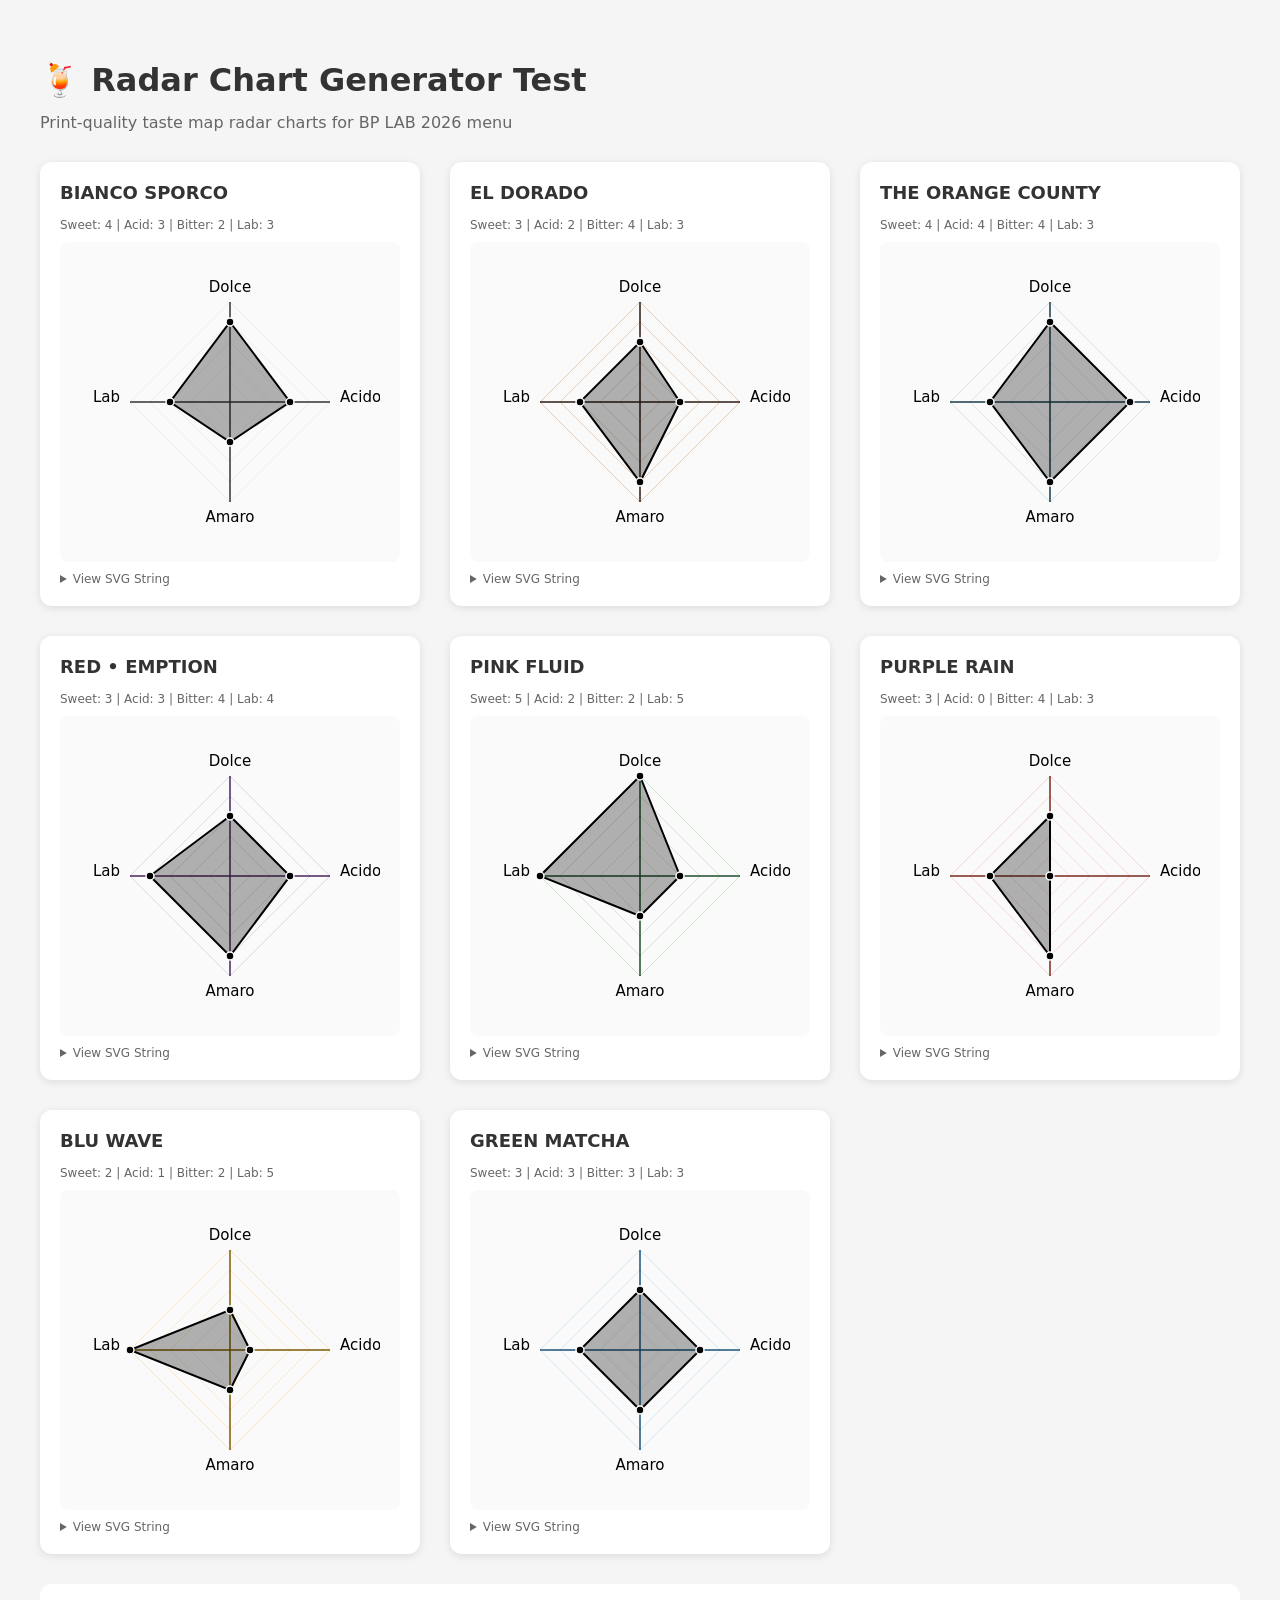
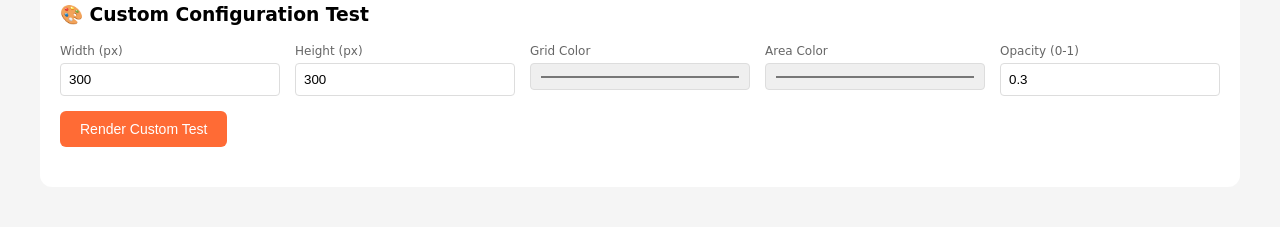
<file: app/test-chart.html>
<!DOCTYPE html>
<html lang="en">
<head>
  <meta charset="UTF-8">
  <meta name="viewport" content="width=device-width, initial-scale=1.0">
  <title>Radar Chart Test - Taste Map Generator</title>
  <style>
    * { box-sizing: border-box; }
    body {
      font-family: system-ui, -apple-system, sans-serif;
      background: #f5f5f5;
      margin: 0;
      padding: 40px;
    }
    h1 { color: #333; margin-bottom: 10px; }
    h2 { color: #666; font-size: 16px; font-weight: normal; }
    .chart-grid {
      display: grid;
      grid-template-columns: repeat(auto-fill, minmax(320px, 1fr));
      gap: 30px;
      margin-top: 30px;
    }
    .chart-card {
      background: white;
      border-radius: 12px;
      padding: 20px;
      box-shadow: 0 2px 8px rgba(0,0,0,0.1);
    }
    .chart-card h3 {
      margin: 0 0 15px 0;
      font-size: 18px;
      color: #333;
    }
    .chart-card .svg-container {
      display: flex;
      justify-content: center;
      align-items: center;
      min-height: 320px;
      background: #fafafa;
      border-radius: 8px;
      padding: 10px;
    }
    .svg-string {
      margin-top: 15px;
      padding: 15px;
      background: #f0f0f0;
      border-radius: 6px;
      font-family: monospace;
      font-size: 11px;
      max-height: 150px;
      overflow-y: auto;
      word-break: break-all;
    }
    .test-controls {
      margin-top: 30px;
      padding: 20px;
      background: white;
      border-radius: 12px;
    }
    .test-controls h3 { margin-top: 0; }
    .custom-config {
      display: grid;
      grid-template-columns: repeat(auto-fill, minmax(200px, 1fr));
      gap: 15px;
      margin-top: 15px;
    }
    .form-group label {
      display: block;
      font-size: 12px;
      color: #666;
      margin-bottom: 5px;
    }
    .form-group input, .form-group select {
      width: 100%;
      padding: 8px;
      border: 1px solid #ddd;
      border-radius: 4px;
    }
    button {
      margin-top: 15px;
      padding: 10px 20px;
      background: #FF6B35;
      color: white;
      border: none;
      border-radius: 6px;
      cursor: pointer;
      font-size: 14px;
    }
    button:hover { background: #e55a2b; }
  </style>
</head>
<body>
  <h1>🍹 Radar Chart Generator Test</h1>
  <h2>Print-quality taste map radar charts for BP LAB 2026 menu</h2>
  
  <div id="charts-container" class="chart-grid"></div>
  
  <div class="test-controls">
    <h3>🎨 Custom Configuration Test</h3>
    <div class="custom-config">
      <div class="form-group">
        <label>Width (px)</label>
        <input type="number" id="cfg-width" value="300">
      </div>
      <div class="form-group">
        <label>Height (px)</label>
        <input type="number" id="cfg-height" value="300">
      </div>
      <div class="form-group">
        <label>Grid Color</label>
        <input type="color" id="cfg-grid-color" value="#e0e0e0">
      </div>
      <div class="form-group">
        <label>Area Color</label>
        <input type="color" id="cfg-area-color" value="#FF6B35">
      </div>
      <div class="form-group">
        <label>Opacity (0-1)</label>
        <input type="number" id="cfg-opacity" value="0.3" step="0.1" min="0" max="1">
      </div>
    </div>
    <button onclick="renderCustomTest()">Render Custom Test</button>
    <div id="custom-output" style="margin-top: 20px;"></div>
  </div>

  <script src="js/chart-generator.js"></script>
  <script>
    // Sample drink data from drinks.json - BIANCO SPORCO (first drink)
    const sampleDrinks = [
      {
        name: "BIANCO SPORCO",
        taste: { sweet: 4.0, acid: 3.0, bitter: 2.0, labFactor: 3.0 }
      },
      {
        name: "EL DORADO",
        taste: { sweet: 3.0, acid: 2.0, bitter: 4.0, labFactor: 3.0 }
      },
      {
        name: "THE ORANGE COUNTY",
        taste: { sweet: 4.0, acid: 4.0, bitter: 4.0, labFactor: 3.0 }
      },
      {
        name: "RED • EMPTION",
        taste: { sweet: 3.0, acid: 3.0, bitter: 4.0, labFactor: 4.0 }
      },
      {
        name: "PINK FLUID",
        taste: { sweet: 5.0, acid: 2.0, bitter: 2.0, labFactor: 5.0 }
      },
      {
        name: "PURPLE RAIN",
        taste: { sweet: 3.0, acid: 0.0, bitter: 4.0, labFactor: 3.0 }
      },
      {
        name: "BLU WAVE",
        taste: { sweet: 2.0, acid: 1.0, bitter: 2.0, labFactor: 5.0 }
      },
      {
        name: "GREEN MATCHA",
        taste: { sweet: 3.0, acid: 3.0, bitter: 3.0, labFactor: 3.0 }
      }
    ];
    
    // Color schemes for variety
    const colorSchemes = [
      { grid: '#e0e0e0', area: '#FF6B35', axis: '#333333', text: '#333333' },
      { grid: '#d4a574', area: '#D4AF37', axis: '#2c1810', text: '#2c1810' },
      { grid: '#b8d4e3', area: '#4A90A4', axis: '#1a3a4a', text: '#1a3a4a' },
      { grid: '#c8b6d6', area: '#9B59B6', axis: '#4a235a', text: '#4a235a' },
      { grid: '#a8d5a2', area: '#27AE60', axis: '#1e4d2b', text: '#1e4d2b' },
      { grid: '#f5b7b1', area: '#E74C3C', axis: '#78281f', text: '#78281f' },
      { grid: '#fad7a0', area: '#F39C12', axis: '#7d5a00', text: '#7d5a00' },
      { grid: '#aed6f1', area: '#3498DB', axis: '#1a5276', text: '#1a5276' }
    ];
    
    // Render all sample drink charts
    function renderAllCharts() {
      const container = document.getElementById('charts-container');
      container.innerHTML = '';
      
      sampleDrinks.forEach((drink, index) => {
        const config = {
          width: 300,
          height: 300,
          colors: colorSchemes[index % colorSchemes.length],
          opacity: 0.3
        };
        
        const svg = generateRadar(drink, config);
        
        const card = document.createElement('div');
        card.className = 'chart-card';
        card.innerHTML = `
          <h3>${drink.name}</h3>
          <p style="font-size: 12px; color: #666; margin-bottom: 10px;">
            Sweet: ${drink.taste.sweet} | Acid: ${drink.taste.acid} | 
            Bitter: ${drink.taste.bitter} | Lab: ${drink.taste.labFactor}
          </p>
          <div class="svg-container">${svg}</div>
          <details>
            <summary style="cursor: pointer; font-size: 12px; color: #666; margin-top: 10px;">View SVG String</summary>
            <div class="svg-string">${escapeHtml(svg.substring(0, 500))}...</div>
          </details>
        `;
        container.appendChild(card);
      });
      
      console.log('✅ All charts rendered successfully');
      console.log('Sample SVG for BIANCO SPORCO:');
      console.log(generateRadar(sampleDrinks[0], {
        width: 300,
        height: 300,
        colors: colorSchemes[0],
        opacity: 0.3
      }));
    }
    
    // Escape HTML for display
    function escapeHtml(str) {
      return str.replace(/&/g, '&amp;')
                .replace(/</g, '&lt;')
                .replace(/>/g, '&gt;')
                .replace(/"/g, '&quot;');
    }
    
    // Render custom test with form values
    function renderCustomTest() {
      const width = parseInt(document.getElementById('cfg-width').value) || 300;
      const height = parseInt(document.getElementById('cfg-height').value) || 300;
      const gridColor = document.getElementById('cfg-grid-color').value;
      const areaColor = document.getElementById('cfg-area-color').value;
      const opacity = parseFloat(document.getElementById('cfg-opacity').value) || 0.3;
      
      const config = {
        width,
        height,
        colors: {
          grid: gridColor,
          area: areaColor,
          axis: '#333333',
          text: '#333333'
        },
        opacity
      };
      
      const svg = generateRadar(sampleDrinks[0], config);
      
      const output = document.getElementById('custom-output');
      output.innerHTML = `
        <h4 style="margin-bottom: 10px;">Custom Chart Result</h4>
        <div style="display: flex; justify-content: center; background: #fafafa; padding: 20px; border-radius: 8px;">
          ${svg}
        </div>
        <details style="margin-top: 15px;">
          <summary style="cursor: pointer; font-size: 12px;">Full SVG Code</summary>
          <pre style="background: #f0f0f0; padding: 15px; border-radius: 6px; overflow-x: auto; font-size: 11px;">${escapeHtml(svg)}</pre>
        </details>
      `;
    }
    
    // Initialize on load
    renderAllCharts();
  </script>
</body>
</html>
</file>
<file: app/css/typography.css>
/* Font Declarations */
@font-face {
    font-family: 'Tuaf';
    src: url('../fonts/TuafTrial-Bold.otf') format('opentype');
    font-weight: 700;
    font-style: normal;
}
@font-face {
    font-family: 'Tuaf';
    src: url('../fonts/TuafTrial-BoldIt.otf') format('opentype');
    font-weight: 700;
    font-style: italic;
}
@font-face {
    font-family: 'ABC Camera';
    src: url('../fonts/ABCCameraPlain-Regular-Trial.otf') format('opentype');
    font-weight: 400;
    font-style: normal;
}
@font-face {
    font-family: 'ABC Camera';
    src: url('../fonts/ABCCameraPlain-RegularItalic-Trial.otf') format('opentype');
    font-weight: 400;
    font-style: italic;
}
@font-face {
    font-family: 'ABC Camera';
    src: url('../fonts/ABCCameraPlain-Bold-Trial.otf') format('opentype');
    font-weight: 700;
    font-style: normal;
}
@font-face {
    font-family: 'ABC Camera';
    src: url('../fonts/ABCCameraPlain-BoldItalic-Trial.otf') format('opentype');
    font-weight: 700;
    font-style: italic;
}

/* Base Typography and Color Palette */
:root {
    --color-bg: #121420;
    --color-h1: #F2CD77;
    --color-h2: #7BBEBC;
    --color-h3: #e0e0e0;
    --color-body: #e0e0e0;
    --color-caption: #a0a0a0;
    --color-border: rgba(242, 205, 121, 0.3);

    --font-display: 'Tuaf', sans-serif;
    --font-body: 'ABC Camera', sans-serif;
    
    --bleed: 3mm;
    --page-width: 148mm;
    --page-height: 210mm;
}

* {
    box-sizing: border-box;
    -webkit-print-color-adjust: exact;
}

body {
    margin: 0;
    padding: 0;
    background-color: var(--color-bg);
    color: var(--color-body);
    font-family: var(--font-body);
    line-height: 1.6;
}

h1, h2, h3 {
    font-family: var(--font-display);
    text-transform: uppercase;
    letter-spacing: 2px;
}

.display-large {
    font-family: var(--font-display);
    font-size: 28pt;
    line-height: 1.2;
    color: var(--color-h1);
}

.display-medium {
    font-family: var(--font-display);
    font-size: 18pt;
    color: var(--color-h1);
}

.profile-tag {
    font-family: var(--font-body);
    font-size: 12pt;
    text-transform: uppercase;
    color: var(--color-h2);
    letter-spacing: 1px;
    font-style: italic;
}

.ingredient-list {
    list-style: none;
    padding: 0;
    margin: 20px 0;
    font-size: 10pt;
    text-transform: uppercase;
}

.ingredient-list li {
    margin-bottom: 4px;
    padding-left: 15px;
    position: relative;
}

.ingredient-list li::before {
    content: "•";
    position: absolute;
    left: 0;
    color: var(--color-h1);
}

.page-number {
    position: absolute;
    bottom: 15mm;
    font-size: 8pt;
    color: var(--color-caption);
    text-align: center;
    width: 100%;
}

.quote {
    font-style: italic;
    color: var(--color-body);
    margin: 1.5em 0;
    font-size: 12pt;
    line-height: 1.8;
    text-align: center;
    max-width: 80%;
    margin-left: auto;
    margin-right: auto;
}

.quote-cite {
    display: block;
    text-align: right;
    font-size: 10pt;
    color: var(--color-h1);
    margin-top: 5px;
}
</file>
<file: app/css/screen.css>
/* Screen Preview Styles */
body.menu-view {
    display: flex;
    flex-direction: column;
    align-items: center;
    padding: 50px 0;
    background-color: #1a1c2c;
}

.menu-container {
    display: flex;
    flex-direction: column;
    gap: 40px;
}

/* Spread Wrapper for 2-up preview */
.spread {
    display: grid;
    grid-template-columns: var(--page-width) var(--page-width);
    gap: 0;
    justify-content: center;
    filter: drop-shadow(0 20px 50px rgba(0,0,0,0.5));
}

/* Single page wrapper for non-spreads (Cover, Back, etc) */
.single-page-wrapper {
    display: flex;
    justify-content: center;
}

.page {
    width: var(--page-width);
    height: var(--page-height);
    background-color: var(--color-bg);
    position: relative;
    overflow: hidden;
    color: var(--color-body);
    box-sizing: border-box;
    padding: 20mm;
    display: flex;
    flex-direction: column;
    justify-content: center;
    align-items: center;
    text-align: center;
}

/* Right Page Alignment for Drink Detail */
.page.drink-detail {
    justify-content: flex-start;
    align-items: flex-start;
    text-align: left;
}

.page.drink-detail .page-number {
    right: 20mm;
    left: auto;
    text-align: right;
}

/* Left Page Alignment for WebGL Placeholder */
.page.webgl-placeholder {
    justify-content: center;
    align-items: center;
    text-align: center;
    background-color: var(--color-bg);
    color: var(--color-caption);
    font-style: italic;
}

/* Cover Layout */
.page.cover {
    background-color: var(--color-bg);
    justify-content: center;
    align-items: center;
}

.cover-title {
    font-family: var(--font-display);
    font-size: 42pt;
    color: var(--color-h1);
    margin-bottom: 10px;
}

.cover-subtitle {
    font-family: var(--font-body);
    font-size: 16pt;
    letter-spacing: 5px;
    color: var(--color-caption);
}

/* List Pages (Proposte, Analcolici, etc) */
.list-container {
    width: 100%;
    display: flex;
    flex-direction: column;
    gap: 25px;
    margin-top: 20px;
}

.list-item {
    border-bottom: 1px solid var(--color-border);
    padding-bottom: 10px;
    display: flex;
    flex-direction: column;
}

.list-item-header {
    display: flex;
    justify-content: space-between;
    align-items: baseline;
}

.list-item-name {
    font-family: var(--font-display);
    font-size: 14pt;
    color: var(--color-h1);
}

.list-item-profile {
    font-size: 9pt;
    color: var(--color-h2);
    text-transform: uppercase;
}

.list-item-ingredients {
    font-size: 8pt;
    color: var(--color-caption);
    margin-top: 5px;
}

/* Vermouth Experience Grid */
.vermouth-grid {
    display: grid;
    grid-template-columns: repeat(3, 1fr);
    gap: 15px;
    width: 100%;
    margin-top: 30px;
}

.vermouth-col {
    text-align: center;
}

.vermouth-col h4 {
    font-family: var(--font-display);
    font-size: 12pt;
    color: var(--color-h1);
    border-bottom: 1px solid var(--color-border);
    padding-bottom: 5px;
}

.vermouth-col ul {
    list-style: none;
    padding: 0;
    font-size: 9pt;
    color: var(--color-body);
}
</file>
<file: app/css/print.css>
@page {
    size: A5;
    margin: 0;
    bleed: 3mm;
}

@media print {
    body {
        background: none;
        padding: 0;
        display: block;
    }

    .menu-container, .spread, .single-page-wrapper {
        display: block;
        gap: 0;
        filter: none;
    }

    .page {
        width: var(--page-width);
        height: var(--page-height);
        padding: 20mm;
        page-break-after: always;
        page-break-inside: avoid;
        -webkit-print-color-adjust: exact;
        -moz-print-color-adjust: exact;
        position: relative;
        box-sizing: border-box;
        background-color: var(--color-bg) !important;
    }

    /* For facing pages, we manage the visual order in the HTML */
    .page:last-child {
        page-break-after: avoid;
    }

    /* 3mm Bleed Area Implementation */
    .page::after {
        content: "";
        position: absolute;
        top: -3mm;
        bottom: -3mm;
        left: -3mm;
        right: -3mm;
        border: 1px solid #CCC; /* Crop marks reference */
        pointer-events: none;
    }
}
</file>
<file: app/css/admin.css>
/* === Admin Panel — BP LAB 2026 === */
:root {
  --admin-bg: #0b0d17;
  --admin-panel: rgba(22, 25, 43, 0.55);
  --admin-panel-hover: rgba(22, 25, 43, 0.75);
  --admin-border: rgba(255, 255, 255, 0.06);
  --admin-border-accent: rgba(242, 205, 121, 0.2);
  --admin-accent: #7BBEBC;
  --admin-accent-hover: #5ea1a0;
  --admin-gold: #F2CD77;
  --admin-gold-dim: rgba(242, 205, 121, 0.15);
  --admin-text: #e2e8f0;
  --admin-text-muted: #94a3b8;
  --admin-text-dim: #64748b;
  --admin-danger: #c66845;
  --admin-radius: 10px;
  --admin-transition: 0.2s ease;
  --admin-nav-width: 220px;
  --admin-controls-width: 806px;
}

/* Reset */
*, *::before, *::after { box-sizing: border-box; margin: 0; padding: 0; }

html, body {
  height: 100%;
  overflow: hidden;
  font-family: 'ABC Camera', sans-serif;
  background: var(--admin-bg);
  color: var(--admin-text);
  font-size: 13px;
  line-height: 1.5;
}

/* Scrollbar */
::-webkit-scrollbar { width: 5px; }
::-webkit-scrollbar-track { background: transparent; }
::-webkit-scrollbar-thumb { background: rgba(255,255,255,0.08); border-radius: 4px; }
::-webkit-scrollbar-thumb:hover { background: rgba(255,255,255,0.15); }

/* === Layout === */
.admin-layout {
  display: flex;
  height: 100vh;
  width: 100%;
}

/* === LEFT: Navigation === */
.admin-nav {
  width: var(--admin-nav-width);
  min-width: var(--admin-nav-width);
  background: var(--admin-panel);
  backdrop-filter: blur(20px);
  -webkit-backdrop-filter: blur(20px);
  border-right: 1px solid var(--admin-border);
  display: flex;
  flex-direction: column;
  overflow: hidden;
  z-index: 20;
}

.admin-nav-header {
  padding: 16px 14px;
  border-bottom: 1px solid var(--admin-border);
  flex-shrink: 0;
}

.admin-nav-header h1 {
  font-family: 'Tuaf', sans-serif;
  font-size: 16px;
  text-transform: uppercase;
  letter-spacing: 2px;
  background: linear-gradient(135deg, #fff, var(--admin-accent));
  -webkit-background-clip: text;
  -webkit-text-fill-color: transparent;
  margin: 0;
}

.admin-nav-header span {
  font-size: 10px;
  color: var(--admin-text-muted);
  display: block;
  margin-top: 2px;
}

.admin-nav-list {
  flex: 1;
  overflow-y: auto;
  padding: 8px;
}

.admin-nav-footer {
  padding: 8px;
  border-top: 1px solid var(--admin-border);
  display: flex;
  gap: 4px;
  flex-shrink: 0;
}

.admin-nav-footer .admin-btn {
  flex: 1;
  font-size: 10px;
  padding: 8px 6px;
}

/* Arrow reorder buttons in thumbnails */
.page-thumb-up,
.page-thumb-down {
  background: none;
  border: none;
  color: var(--admin-text-muted);
  cursor: pointer;
  font-size: 8px;
  padding: 1px 4px;
  border-radius: 2px;
  line-height: 1;
  display: block;
  opacity: 0;
  transition: opacity 0.15s, color 0.15s;
}

.page-thumb:hover .page-thumb-up,
.page-thumb:hover .page-thumb-down {
  opacity: 1;
}

.page-thumb.active .page-thumb-up,
.page-thumb.active .page-thumb-down {
  opacity: 1;
}

.page-thumb-up:hover,
.page-thumb-down:hover {
  color: var(--admin-gold);
}

.page-thumb-up:active,
.page-thumb-down:active {
  color: var(--admin-accent);
}

/* Thumbnail */
.page-thumb {
  display: block;
  padding: 8px 10px;
  border-radius: 6px;
  cursor: pointer;
  transition: background var(--admin-transition);
  margin-bottom: 4px;
  border: 1px solid transparent;
  position: relative;
}

.page-thumb:hover {
  background: rgba(255,255,255,0.04);
}

.page-thumb.active {
  background: var(--admin-gold-dim);
  border-color: var(--admin-border-accent);
}

.page-thumb-num {
  font-size: 11px;
  font-weight: 700;
  width: 22px;
  text-align: center;
  color: var(--admin-text-muted);
  flex-shrink: 0;
}

.page-thumb-top {
  display: flex;
  align-items: center;
  gap: 8px;
  margin-bottom: 4px;
}

.page-thumb-arrows {
  display: flex;
  flex-direction: column;
  gap: 0;
  margin-left: auto;
}

.page-thumb .badge {
  font-size: 8px;
  padding: 2px 6px;
  border-radius: 3px;
  text-transform: uppercase;
  letter-spacing: 0.5px;
  flex-shrink: 0;
}

.badge-cover { background: var(--admin-gold-dim); color: var(--admin-gold); }
.badge-spread { background: rgba(123, 190, 188, 0.15); color: var(--admin-accent); }
.badge-list { background: rgba(148, 163, 184, 0.15); color: var(--admin-text-muted); }
.badge-special { background: rgba(198, 104, 69, 0.15); color: var(--admin-danger); }

.page-thumb-title {
  font-size: 10px;
  color: var(--admin-text);
  white-space: nowrap;
  overflow: hidden;
  text-overflow: ellipsis;
  flex: 1;
  cursor: pointer;
  border-bottom: 1px dashed transparent;
  transition: all var(--admin-transition);
}

.page-thumb-title:hover {
  color: var(--admin-accent);
  border-bottom-color: var(--admin-accent);
}

/* === CENTER: Preview === */
.admin-preview {
  flex: 1;
  display: flex;
  flex-direction: column;
  background: radial-gradient(at 0% 0%, rgba(76, 77, 155, 0.08) 0px, transparent 50%),
              radial-gradient(at 100% 100%, rgba(123, 190, 188, 0.08) 0px, transparent 50%);
  overflow: auto;
  position: relative;
  min-width: 0;
}

#previewContainer {
  flex: 1;
  min-height: 0;
  display: flex;
  align-items: flex-start;
  justify-content: center;
  padding: 12px;
  overflow: auto;
}

.admin-preview-toolbar {
  display: flex;
  align-items: center;
  gap: 8px;
  padding: 10px 16px;
  border-bottom: 1px solid var(--admin-border);
  flex-shrink: 0;
  background: rgba(11, 13, 23, 0.5);
}

.preview-mode-btn {
  background: transparent;
  color: var(--admin-text-muted);
  border: 1px solid var(--admin-border);
  border-radius: 6px;
  padding: 6px 14px;
  font-size: 11px;
  font-family: 'ABC Camera', sans-serif;
  cursor: pointer;
  transition: all var(--admin-transition);
  text-transform: uppercase;
  letter-spacing: 1px;
}

.preview-mode-btn:hover {
  border-color: var(--admin-border-accent);
  color: var(--admin-text);
}

.preview-mode-btn.active {
  background: var(--admin-accent);
  border-color: var(--admin-accent);
  color: #000;
  font-weight: 700;
}

.preview-mode-btn.danger {
  border-color: var(--admin-danger);
  color: var(--admin-danger);
}
.preview-mode-btn.danger:hover {
  background: var(--admin-danger);
  color: #000;
}

.zoom-slider {
  width: 100px;
  margin: 0 8px;
  -webkit-appearance: none;
  background: transparent;
  height: 20px;
}
.zoom-slider:focus { outline: none; }
.zoom-slider::-webkit-slider-runnable-track {
  width: 100%;
  height: 4px;
  cursor: pointer;
  background: rgba(255,255,255,0.08);
  border-radius: 10px;
}
.zoom-slider::-webkit-slider-thumb {
  height: 12px;
  width: 12px;
  border-radius: 50%;
  background: var(--admin-gold);
  cursor: pointer;
  -webkit-appearance: none;
  margin-top: -4px;
  box-shadow: 0 0 8px rgba(242, 205, 121, 0.4);
  transition: transform 0.1s;
}
.zoom-slider::-webkit-slider-thumb:hover {
  transform: scale(1.2);
}

#previewContainer {
  flex: 1;
  overflow: auto;
  display: flex;
  justify-content: center;
  padding: 20px;
  position: relative;
}

/* Page preview items */
.preview-page-wrapper {
  flex-shrink: 0;
  margin-bottom: 20px;
}

.preview-spread-row {
  display: flex;
  gap: 10px;
  justify-content: center;
}

.preview-page-slot {
  flex-shrink: 0;
}

.preview-spread-wrapper {
  display: flex;
  gap: 0;
  justify-content: center;
  margin-bottom: 20px;
  filter: drop-shadow(0 10px 30px rgba(0,0,0,0.4));
}

.preview-page {
  width: 148mm;
  height: 185mm;
  box-sizing: border-box;
  background: var(--color-bg, #121420);
  position: relative;
  overflow: hidden;
  transform-origin: top center;
  box-shadow: 0 4px 20px rgba(0,0,0,0.3);
  color: var(--color-body, #e0e0e0);
  font-family: var(--font-body);
}

/* === RIGHT: Controls === */
.admin-controls {
  width: var(--admin-controls-width);
  min-width: var(--admin-controls-width);
  background: var(--admin-panel);
  backdrop-filter: blur(20px);
  -webkit-backdrop-filter: blur(20px);
  border-left: 1px solid var(--admin-border);
  display: flex;
  flex-direction: column;
  overflow: hidden;
  z-index: 20;
}

/* Section headers */
.pane-header {
  font-family: 'Tuaf', sans-serif;
  font-size: 11px;
  text-transform: uppercase;
  letter-spacing: 2px;
  padding: 10px 14px;
  background: rgba(255,255,255,0.03);
  border-bottom: 1px solid var(--admin-border);
  color: var(--admin-text-muted);
  flex: 0 0 auto;
  cursor: default;
}
.pane-header.pane-header-global { color: var(--admin-gold); border-bottom-color: var(--admin-border-accent); }
.pane-header.pane-header-page { color: var(--admin-accent); cursor: default; }
.pane-header.pane-header-bg { color: var(--admin-text-dim); cursor: pointer; }
.pane-header.pane-header-bg:hover { background: rgba(255,255,255,0.05); }

.controls-scroll {
  overflow-y: auto;
  padding: 10px 14px;
  min-height: 0;
}
.controls-scroll.collapsed { display: none; }

/* 3-column row */
.panels-row {
  display: flex;
  flex: 1 1 auto;
  min-height: 0;
  gap: 1px;
  background: var(--admin-border);
}
.panel-col {
  flex: 1 1 0;
  min-width: 0;
  display: flex;
  flex-direction: column;
  background: var(--admin-bg);
}
.panel-col-header {
  font-family: 'Tuaf', sans-serif;
  font-size: 9px;
  text-transform: uppercase;
  letter-spacing: 2px;
  padding: 8px 10px;
  background: rgba(255,255,255,0.04);
  border-bottom: 1px solid var(--admin-border);
  color: var(--admin-text-muted);
  flex: 0 0 auto;
  text-align: center;
}
.panel-col:first-child .panel-col-header { color: var(--admin-gold); }
.panel-col:nth-child(2) .panel-col-header { color: var(--admin-accent); }
.panel-col:last-child .panel-col-header { color: var(--admin-text-dim); }

.panel-col-body {
  flex: 1 1 auto;
  overflow-y: auto;
  padding: 8px;
  min-height: 0;
}

.export-row {
  display: flex;
  gap: 4px;
  padding: 8px;
  border-top: 1px solid var(--admin-border);
  flex: 0 0 auto;
}
.export-row .admin-btn {
  flex: 1;
  margin-bottom: 0;
  font-size: 8px;
  padding: 6px 4px;
  letter-spacing: 1px;
}

/* Tabs */
.admin-tabs {
  display: flex;
  border-bottom: 1px solid var(--admin-border);
  flex-shrink: 0;
  overflow-x: auto;
  padding: 0 4px;
}

.admin-tab {
  padding: 10px 12px;
  font-size: 10px;
  text-transform: uppercase;
  letter-spacing: 1px;
  color: var(--admin-text-muted);
  cursor: pointer;
  border-bottom: 2px solid transparent;
  transition: all var(--admin-transition);
  white-space: nowrap;
  font-family: 'ABC Camera', sans-serif;
  background: none;
  border-top: none;
  border-left: none;
  border-right: none;
}

.admin-tab:hover {
  color: var(--admin-text);
}

.admin-tab.active {
  color: var(--admin-accent);
  border-bottom-color: var(--admin-accent);
}

.admin-tab-content {
  flex: 1;
  overflow-y: auto;
  padding: 14px;
}

.admin-tab-pane {
  display: none;
}

.admin-tab-pane.active {
  display: block;
}

/* Section headers */
details.pane-section {
  margin-bottom: 16px;
  display: block;
}

details.pane-section summary::-webkit-details-marker {
  display: none;
}

details.pane-section summary {
  list-style: none;
  outline: none;
  user-select: none;
  cursor: pointer;
  display: flex;
  align-items: center;
  justify-content: space-between;
  transition: color var(--admin-transition);
}

details.pane-section summary:hover {
  color: var(--admin-text);
}

details.pane-section summary::after {
  content: "▼";
  font-size: 8px;
  color: var(--admin-text-dim);
  transition: transform var(--admin-transition);
  display: inline-block;
}

details.pane-section[open] summary::after {
  transform: rotate(180deg);
}

details.pane-section > *:not(summary) {
  margin-top: 10px;
}

.pane-section-title {
  font-size: 10px;
  text-transform: uppercase;
  letter-spacing: 1.5px;
  color: var(--admin-text-dim);
  margin-bottom: 10px;
  padding-bottom: 4px;
  border-bottom: 1px solid var(--admin-border);
  width: 100%;
}

/* Fields */
.field {
  margin-bottom: 12px;
}

.field label {
  display: flex;
  justify-content: space-between;
  align-items: center;
  font-size: 11px;
  color: var(--admin-text-muted);
  margin-bottom: 4px;
}

.field label .val {
  color: var(--admin-accent);
  font-variant-numeric: tabular-nums;
  font-size: 11px;
}

/* Range sliders matching WebGL generator */
input[type=range] {
  -webkit-appearance: none;
  width: 100%;
  background: transparent;
  height: 20px;
}

input[type=range]:focus { outline: none; }

input[type=range]::-webkit-slider-runnable-track {
  width: 100%;
  height: 5px;
  cursor: pointer;
  background: rgba(255,255,255,0.08);
  border-radius: 10px;
}

input[type=range]::-webkit-slider-thumb {
  height: 14px;
  width: 14px;
  border-radius: 50%;
  background: var(--admin-accent);
  cursor: pointer;
  -webkit-appearance: none;
  margin-top: -5px;
  box-shadow: 0 0 8px rgba(123, 190, 188, 0.4);
  transition: transform 0.1s;
}

input[type=range]::-webkit-slider-thumb:hover {
  transform: scale(1.2);
}

/* Color pickers */
.color-picker-row {
  display: flex;
  align-items: center;
  gap: 8px;
}

.color-picker-row input[type="color"] {
  width: 36px;
  height: 36px;
  border: 1px solid var(--admin-border);
  border-radius: 6px;
  padding: 2px;
  background: rgba(0,0,0,0.3);
  cursor: pointer;
  flex-shrink: 0;
}

.color-picker-row input[type="color"]::-webkit-color-swatch-wrapper {
  padding: 0;
}

.color-picker-row input[type="color"]::-webkit-color-swatch {
  border: none;
  border-radius: 4px;
}

.color-picker-row .hex-input {
  flex: 1;
  background: rgba(0,0,0,0.25);
  border: 1px solid var(--admin-border);
  color: var(--admin-text);
  padding: 6px 10px;
  border-radius: 6px;
  font-size: 12px;
  font-family: monospace;
  outline: none;
  transition: border-color var(--admin-transition);
}

.color-picker-row .hex-input:focus {
  border-color: var(--admin-accent);
}

.color-picker-row .swatch {
  width: 20px;
  height: 20px;
  border-radius: 4px;
  border: 1px solid rgba(255,255,255,0.1);
  flex-shrink: 0;
}

/* Textarea */
.admin-textarea {
  width: 100%;
  background: rgba(0,0,0,0.25);
  border: 1px solid var(--admin-border);
  color: var(--admin-text);
  padding: 8px 10px;
  border-radius: 6px;
  font-size: 12px;
  font-family: monospace;
  outline: none;
  resize: vertical;
  white-space: pre-wrap;
  transition: border-color var(--admin-transition);
}

.admin-textarea:focus {
  border-color: var(--admin-accent);
}

/* Select */
.admin-select {
  width: 100%;
  background: rgba(0,0,0,0.25);
  border: 1px solid var(--admin-border);
  color: var(--admin-text);
  padding: 7px 10px;
  border-radius: 6px;
  font-size: 12px;
  outline: none;
  font-family: 'ABC Camera', sans-serif;
  transition: border-color var(--admin-transition);
}

.admin-select:focus {
  border-color: var(--admin-accent);
}

/* Buttons */
.admin-btn {
  background: rgba(123, 190, 188, 0.1);
  color: var(--admin-accent);
  border: 1px solid var(--admin-accent);
  border-radius: 8px;
  padding: 8px 14px;
  font-size: 11px;
  font-weight: 600;
  font-family: 'ABC Camera', sans-serif;
  cursor: pointer;
  transition: all var(--admin-transition);
  display: flex;
  align-items: center;
  justify-content: center;
  gap: 6px;
  width: 100%;
  margin-bottom: 6px;
  text-transform: uppercase;
  letter-spacing: 1px;
}

.admin-btn:hover {
  background: var(--admin-accent);
  color: #000;
}

.admin-btn.primary {
  background: var(--admin-accent);
  color: #000;
}

.admin-btn.primary:hover {
  background: var(--admin-accent-hover);
  box-shadow: 0 0 15px rgba(123, 190, 188, 0.3);
}

.admin-btn.gold {
  border-color: var(--admin-gold);
  color: var(--admin-gold);
  background: var(--admin-gold-dim);
}

.admin-btn.gold:hover {
  background: var(--admin-gold);
  color: #000;
}

.admin-btn.danger {
  border-color: var(--admin-danger);
  color: var(--admin-danger);
  background: rgba(198, 104, 69, 0.1);
}

.admin-btn.danger:hover {
  background: var(--admin-danger);
  color: #000;
}

.admin-btn.small {
  padding: 5px 10px;
  font-size: 10px;
  width: auto;
  display: inline-flex;
}

/* Toggle switches (same as WebGL generator) */
.toggle-wrapper {
  display: flex;
  align-items: center;
  justify-content: space-between;
  margin-bottom: 10px;
}
.toggle-wrapper label {
  font-size: 11px;
  color: var(--admin-text);
  margin-bottom: 0;
}
.toggle {
  position: relative;
  display: inline-block;
  width: 38px;
  height: 20px;
}
.toggle input {
  opacity: 0;
  width: 0;
  height: 0;
}
.slider-switch {
  position: absolute;
  cursor: pointer;
  top: 0; left: 0; right: 0; bottom: 0;
  background-color: rgba(255,255,255,0.1);
  transition: .3s;
  border-radius: 20px;
}
.slider-switch:before {
  position: absolute;
  content: "";
  height: 14px; width: 14px;
  left: 3px; bottom: 3px;
  background-color: var(--admin-text-muted);
  transition: .3s;
  border-radius: 50%;
}
input:checked + .slider-switch {
  background-color: var(--admin-accent);
}
input:checked + .slider-switch:before {
  transform: translateX(18px);
  background-color: #fff;
}

/* WebGL mini canvas */
.webgl-mini-wrap {
  background: #000;
  border-radius: 6px;
  overflow: hidden;
  margin-bottom: 12px;
  border: 1px solid var(--admin-border);
  display: flex;
  align-items: center;
  justify-content: center;
  aspect-ratio: 4 / 5;
  width: 100%;
  max-height: 280px;
}

.webgl-mini-wrap canvas {
  width: 100%;
  height: 100%;
  display: block;
}

/* Background thumbnail in WebGL tab */
.bg-thumb-grid {
  display: grid;
  grid-template-columns: repeat(3, 1fr);
  gap: 6px;
  margin-top: 8px;
}

.bg-thumb {
  aspect-ratio: 4 / 5;
  border-radius: 4px;
  overflow: hidden;
  border: 1px solid var(--admin-border);
  cursor: pointer;
  transition: border-color var(--admin-transition);
  position: relative;
  background-size: cover;
  background-position: center;
}

.bg-thumb:hover {
  border-color: var(--admin-accent);
}

.bg-thumb .bg-del {
  position: absolute;
  top: 2px;
  right: 2px;
  width: 16px;
  height: 16px;
  border-radius: 50%;
  background: rgba(0,0,0,0.7);
  border: none;
  color: var(--admin-danger);
  font-size: 10px;
  cursor: pointer;
  display: none;
  align-items: center;
  justify-content: center;
  line-height: 1;
}

.bg-thumb:hover .bg-del {
  display: flex;
}

/* Status indicator */
.status-badge {
  display: inline-flex;
  align-items: center;
  gap: 4px;
  font-size: 10px;
  padding: 4px 8px;
  border-radius: 4px;
  margin-bottom: 8px;
}

.status-badge.online {
  background: rgba(123, 190, 188, 0.1);
  color: var(--admin-accent);
}

.status-badge.offline {
  background: rgba(198, 104, 69, 0.1);
  color: var(--admin-danger);
}

/* Toast notification */
.toast {
  position: fixed;
  bottom: 20px;
  left: 50%;
  transform: translateX(-50%) translateY(80px);
  background: var(--admin-panel);
  backdrop-filter: blur(20px);
  -webkit-backdrop-filter: blur(20px);
  border: 1px solid var(--admin-border-accent);
  border-radius: 8px;
  padding: 10px 20px;
  font-size: 12px;
  color: var(--admin-text);
  opacity: 0;
  transition: all 0.3s ease;
  z-index: 999;
  pointer-events: none;
}

.toast.show {
  opacity: 1;
  transform: translateX(-50%) translateY(0);
}

.toast.success {
  border-color: var(--admin-accent);
}

.toast.error {
  border-color: var(--admin-danger);
}

/* GLOBALI / PER PAGINA sections */
.section-toggle {
  display: flex;
  gap: 4px;
  margin-bottom: 12px;
}

.section-toggle-btn {
  flex: 1;
  padding: 5px 8px;
  font-size: 9px;
  text-transform: uppercase;
  letter-spacing: 1px;
  background: transparent;
  border: 1px solid var(--admin-border);
  color: var(--admin-text-muted);
  border-radius: 4px;
  cursor: pointer;
  font-family: 'ABC Camera', sans-serif;
  transition: all var(--admin-transition);
}

.section-toggle-btn.active {
  background: var(--admin-gold-dim);
  border-color: var(--admin-border-accent);
  color: var(--admin-gold);
}

/* Inline style overrides display */
.inline-override {
  font-size: 9px;
  color: var(--admin-gold);
  font-style: italic;
  margin-top: 2px;
}

/* Grid & Block system */
.page-grid {
  display: flex;
  flex-direction: column;
  width: 100%;
  flex: 1;
  position: relative;
  z-index: 1;
}

.grid-row {
  display: flex;
  flex: 1;
}

.page-block {
  display: flex;
  align-items: flex-start;
  overflow: visible;
  cursor: pointer;
  border: 1px solid transparent;
  transition: border-color 0.15s;
}

.page-block > span {
  display: block;
  width: 100%;
  white-space: pre-wrap;
  word-break: break-word;
}

.page-block:hover {
  border-color: rgba(255,255,255,0.1);
}

.page-block.selected {
  outline: 2px solid var(--admin-accent);
  outline-offset: 2px;
  z-index: 5;
}

/* Color swatch grid for block color and background palette */
.color-swatch-grid {
  display: flex;
  flex-wrap: wrap;
  gap: 4px;
}

.color-swatch {
  width: 24px;
  height: 24px;
  border-radius: 4px;
  border: 2px solid rgba(255,255,255,0.1);
  cursor: pointer;
  transition: all 0.15s ease;
  flex-shrink: 0;
}

.color-swatch:hover {
  transform: scale(1.15);
  border-color: rgba(255,255,255,0.3);
}

.color-swatch.active {
  border-color: var(--admin-accent);
  box-shadow: 0 0 6px rgba(123, 190, 188, 0.5);
}

/* Drag & Drop and Resizing interaction styles */
.blk-resize-handle {
  position: absolute;
  top: 0;
  height: 100%;
  cursor: col-resize;
  z-index: 99;
  display: flex;
  align-items: center;
  justify-content: center;
}

.blk-resize-handle::after {
  content: '';
  display: block;
  width: 3px;
  height: 32px;
  background: var(--admin-accent);
  border-radius: 2px;
  opacity: 0;
  transition: opacity 0.15s ease, height 0.15s ease;
}

.blk-resize-handle:hover::after {
  opacity: 0.8;
  height: 48px;
}

/* Style when resizing is active */
body.resizing-active * {
  user-select: none !important;
  -webkit-user-select: none !important;
}

body.resizing-active .blk-resize-handle::after {
  opacity: 1;
  height: 100%;
  width: 2px;
}

/* Dragging page blocks */
.page-block.blk-dragging {
  opacity: 0.45;
  outline: 2px dashed var(--admin-accent) !important;
  outline-offset: 2px;
  box-shadow: 0 8px 24px rgba(0,0,0,0.5);
  z-index: 1000;
  transform: scale(0.98);
}

/* Target hover highlights */
.page-block.drop-hover {
  outline: 2px dashed var(--admin-gold) !important;
  outline-offset: 4px;
  background: rgba(242, 205, 121, 0.15) !important;
  transition: background 0.15s ease;
}

.page-block-empty.drop-hover {
  border: 2px dashed var(--admin-gold) !important;
  background: rgba(242, 205, 121, 0.15) !important;
  border-radius: 4px;
  min-height: 40px !important;
}

.grid-row.drop-hover {
  background: rgba(255, 255, 255, 0.05);
  outline: 1px dashed rgba(255, 255, 255, 0.2);
}

/* Active page highlight */
.preview-page.active-page {
  outline: 3px solid var(--admin-accent) !important;
  outline-offset: 4px;
  box-shadow: 0 0 20px rgba(123, 190, 188, 0.45);
}
</file>
